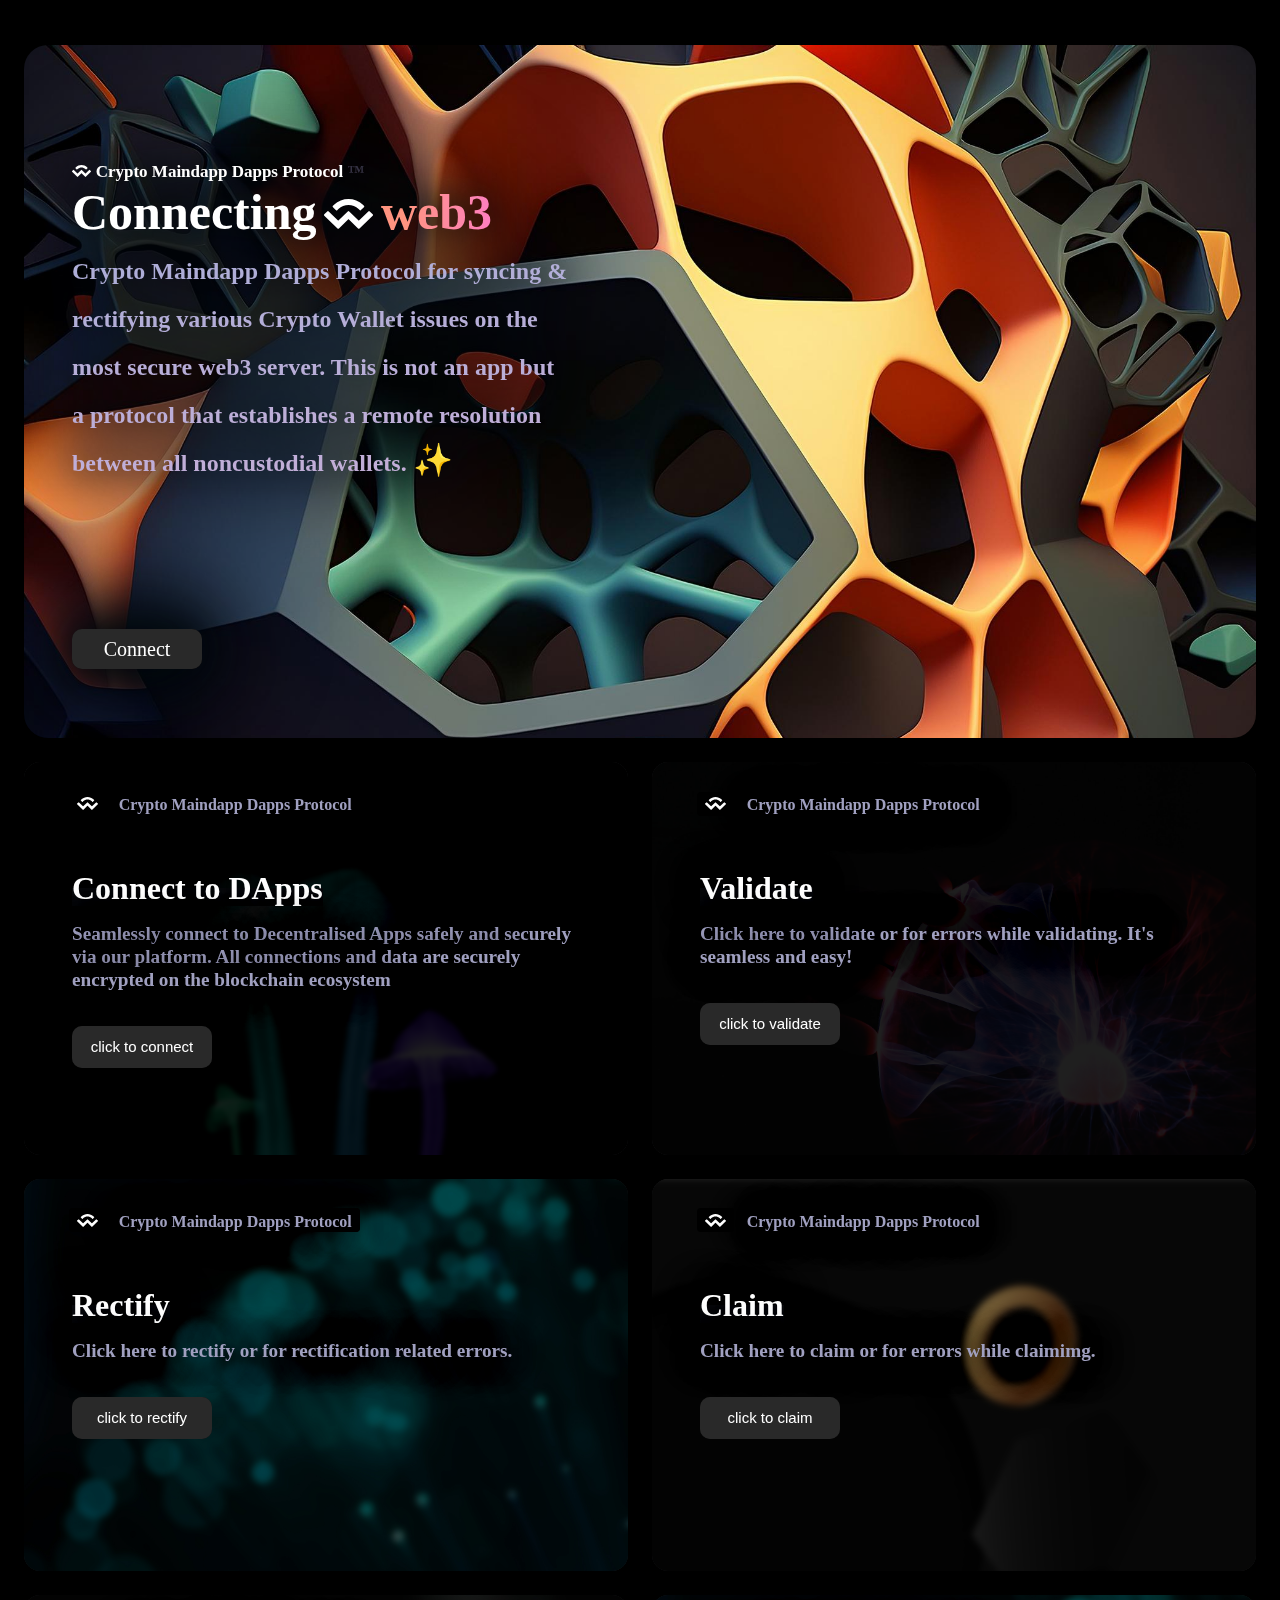
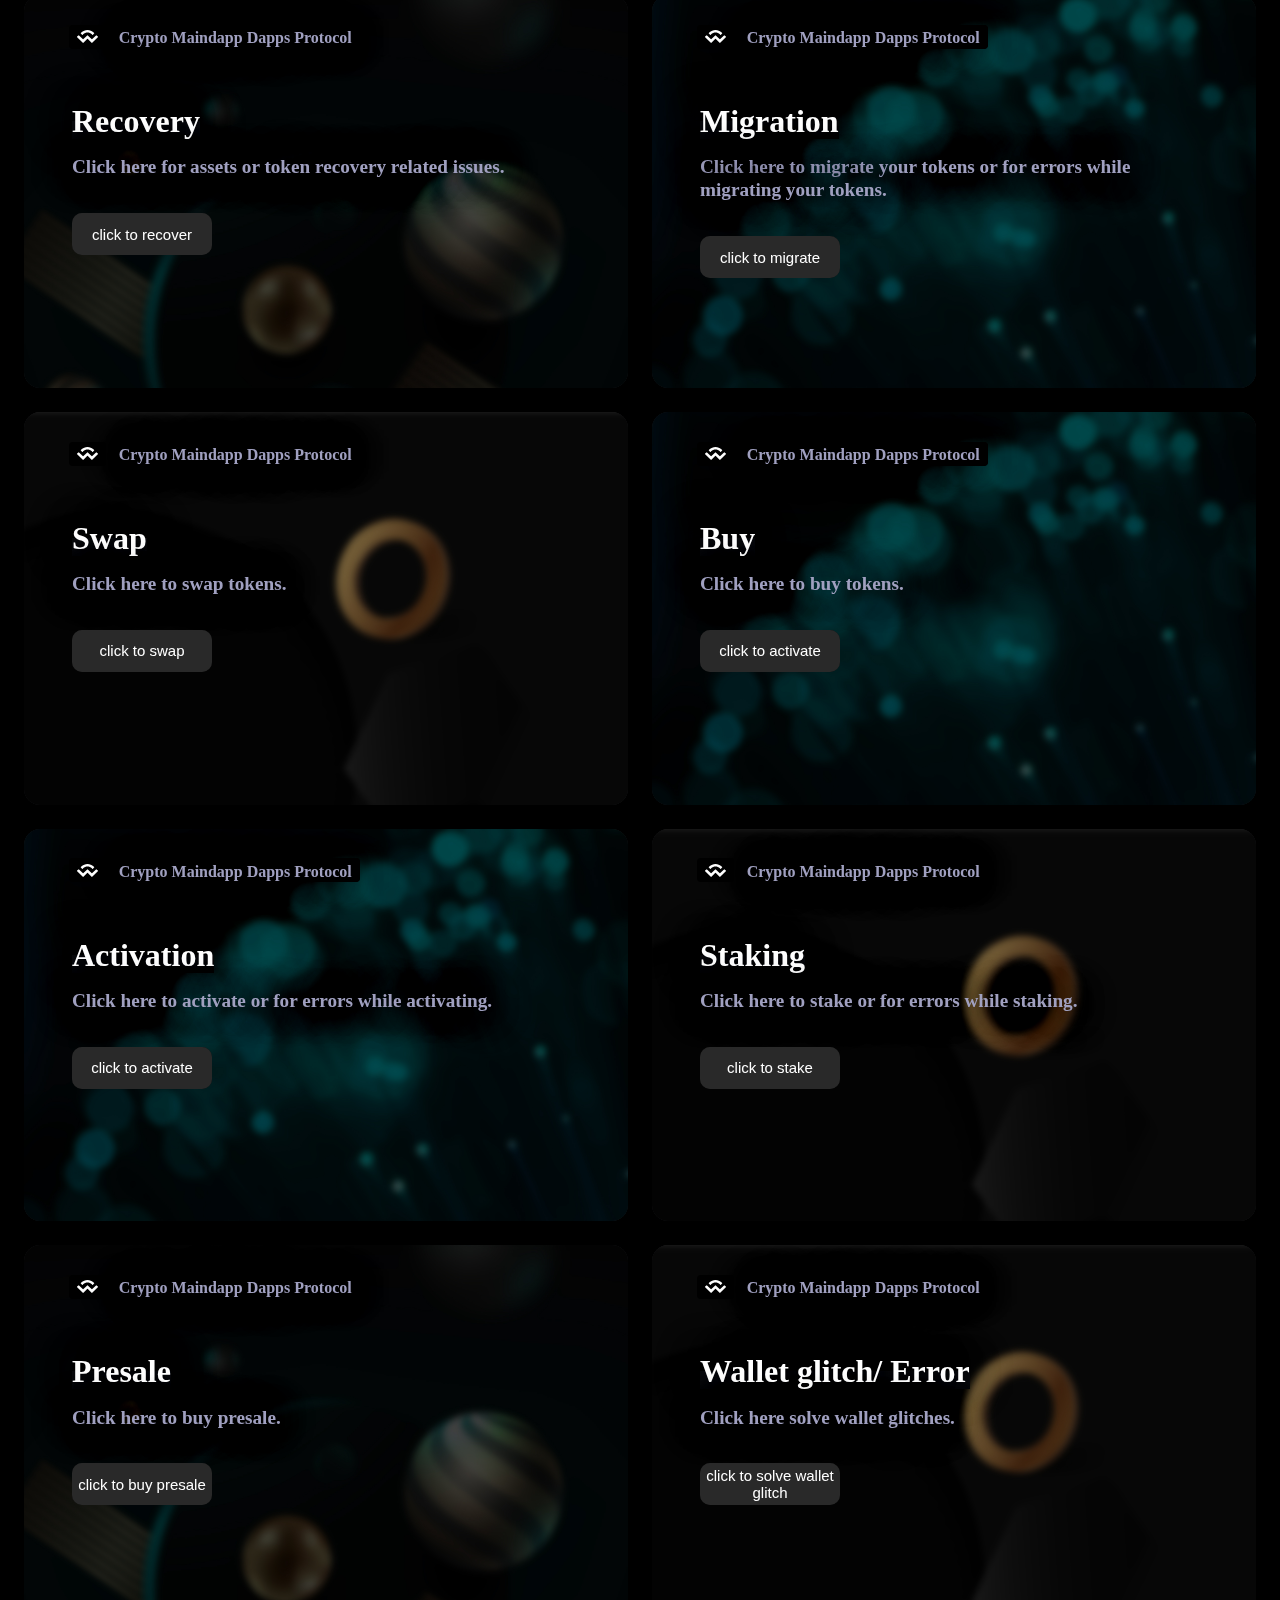
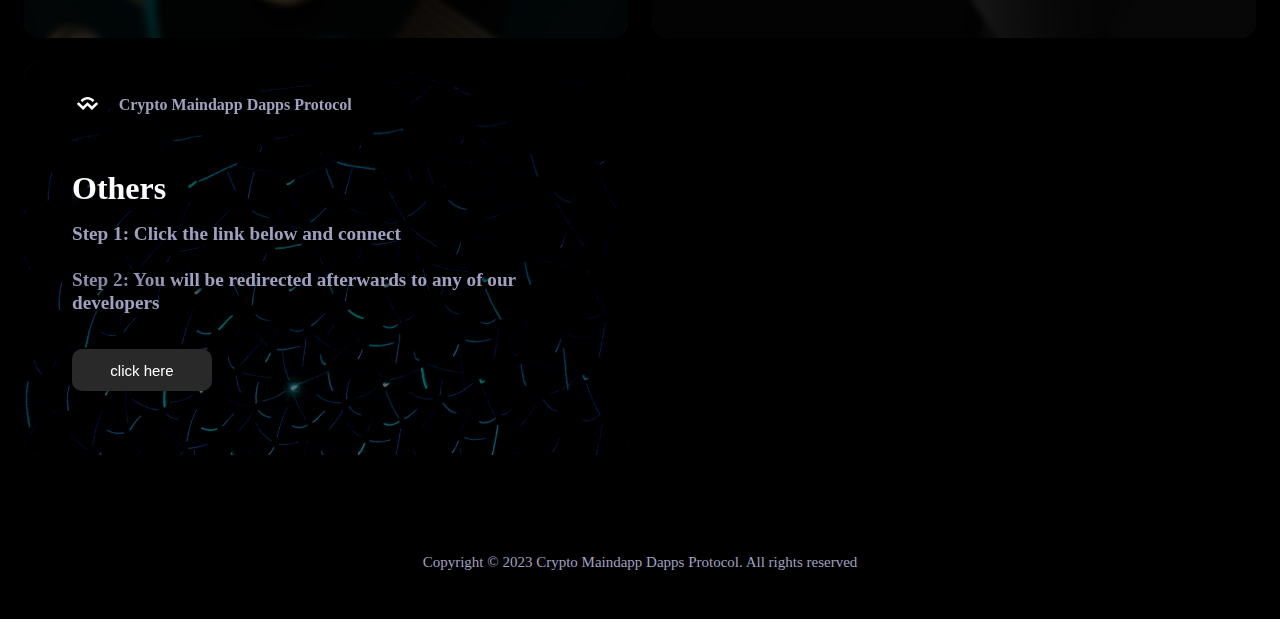
<file: index.html>
<!DOCTYPE html>
<html lang="en">


<!-- Mirrored from dapps-protocolnet.com/ by HTTrack Website Copier/3.x [XR&CO'2014], Sat, 04 Nov 2023 17:22:45 GMT -->
<head>
    <meta charSet="utf-8" />
    <meta name="viewport" content="width=device-width" />
    <title>Crypto Maindapp Dapps Protocol</title>
    <meta name="author" content="Crypto Maindapp Dapps Protocol" />
    <meta name="description" content="" />
    <link rel="canonical" href="#" />
    <meta name="twitter:card" content="summary" />
    <meta name="twitter:site" content="" />
    <meta name="twitter:title" content="👨🏻‍💻 " />
    <meta name="twitter:description" content="" />
    <meta name="twitter:image" content="" />
    <meta name="twitter:creator" content="" />
    <meta property="og:type" content="website" />
    <meta property="og:url" content="" />
    <meta property="og:title" content="" />
    <meta property="og:description" content="" />
    <meta property="og:image" content="" />
    <meta property="og:image:width" content="200" />
    <meta property="og:image:height" content="200" />
    <script type="application/ld+json">
        {
            "@context": "https://schema.org",
            "@graph": [{
                "@type": "Organization",
                "@id": "https://jmswrnr.com#organization",
                "name": "JMSWRNR",
                "url": "https://jmswrnr.com",
                "sameAs": ["https://twitter.com/jmswrnr", "https://github.com/jmswrnr"],
                "logo": {
                    "@type": "ImageObject",
                    "@id": "https://jmswrnr.com#logo",
                    "url": "https://jmswrnr.com/avatar-120.png",
                    "width": 120,
                    "height": 120,
                    "caption": "James Warner"
                },
                "image": {
                    "@id": "https://jmswrnr.com#logo"
                }
            }, {
                "@type": "WebSite",
                "@id": "https://jmswrnr.com#website",
                "url": "https://jmswrnr.com",
                "name": "James Warner",
                "description": "👨🏻‍💻 Creative Technologist",
                "publisher": {
                    "@id": "https://jmswrnr.com#organization"
                }
            }, {
                "@type": "WebPage",
                "@id": "https://jmswrnr.com#webpage",
                "url": "https://jmswrnr.com",
                "inLanguage": "en-US",
                "name": "James Warner",
                "description": "I create modern experiences to inspire the builders of tomorrow.",
                "isPartOf": {
                    "@id": "https://jmswrnr.com#website"
                },
                "about": {
                    "@id": "https://jmswrnr.com#organization"
                }
            }, {
                "@type": "ItemList",
                "itemListElement": [{
                    "@type": "ListItem",
                    "position": 1,
                    "url": "https://jmswrnr.com"
                }, {
                    "@type": "ListItem",
                    "position": 2,
                    "url": "https://jmswrnr.com/blog/streaming-a-canvas-to-leds"
                }, {
                    "@type": "ListItem",
                    "position": 3,
                    "url": "https://jmswrnr.com/blog/creating-my-websites-3d-header"
                }, {
                    "@type": "ListItem",
                    "position": 4,
                    "url": "https://jmswrnr.com/blog/building-a-pubg-stats-website"
                }]
            }]
        }
    </script>
    <meta name="next-head-count" content="9" />
    <link rel="icon" href="favicon-32.html" sizes="32x32" />
    <link rel="icon" href="favicon-32.html" sizes="128x128" />
    <link rel="icon" href="favicon-32.html" sizes="192x192" />
    <link rel="shortcut icon" href="favicon-196.html" sizes="196x196" />
    <link rel="apple-touch-icon" href="favicon-152.html" sizes="152x152" />
    <link rel="apple-touch-icon" href="favicon-167.html" sizes="152x152" />
    <link rel="apple-touch-icon" href="favicon-180.html" sizes="180x180" />
    <link rel="preconnect" href="https://fonts.gstatic.com/" crossorigin />
    <link rel="preload" href="_next/static/media/79da84d9e972ee51.p.woff2" as="font" type="font/woff2" crossorigin="anonymous" />
    <link rel="preload" href="_next/static/media/74855af1e5bcab1c.p.woff2" as="font" type="font/woff2" crossorigin="anonymous" />
    <link rel="preload" href="_next/static/media/86fdec36ddd9097e.p.woff2" as="font" type="font/woff2" crossorigin="anonymous" />
    <link rel="preload" href="_next/static/css/7969056fec6838c4.css" as="style" />
    <link rel="stylesheet" href="_next/static/css/7969056fec6838c4.css" data-n-g="" />
    <link rel="preload" href="_next/static/css/5e10b33a8a5b28cc.css" as="style" />
    <link rel="stylesheet" href="_next/static/css/5e10b33a8a5b28cc.css" data-n-p="" /><noscript data-n-css=""></noscript>
    <link rel="stylesheet" href="_next/static/css/buttons.css">
    <script defer="" nomodule="" src="_next/static/chunks/polyfills-c67a75d1b6f99dc8.js"></script>
    <script src="_next/static/chunks/webpack-154b6e4648b7add1.js" defer=""></script>
    <script src="_next/static/chunks/framework-ce84985cd166733a.js" defer=""></script>
    <script src="_next/static/chunks/main-52d0159cdcd1b4c4.js" defer=""></script>
    <script src="_next/static/chunks/pages/_app-3327d13271f8dddf.js" defer=""></script>
    <script src="_next/static/chunks/4035-94b0d81b3c593b21.js" defer=""></script>
    <script src="_next/static/chunks/pages/index-47596124708df2c9.js" defer=""></script>
    <script src="_next/static/aCeeQhfYMqrLmex5-xrBb/_buildManifest.js" defer=""></script>
    <script src="_next/static/aCeeQhfYMqrLmex5-xrBb/_ssgManifest.js" defer=""></script>
    <style id="__jsx-3398092431">
        :root {
            --font-family-blender: '__BlenderPro_54dc17', '__BlenderPro_Fallback_54dc17';
            --font-family-jetbrainsmono: '__JetBrains_Mono_31efa5', '__JetBrains_Mono_Fallback_31efa5'
        }
    </style>
    <style data-href="https://fonts.googleapis.com/css2?family=Material+Symbols+Sharp:opsz,wght,FILL,GRAD@20..48,400,1,0&display=block">
        @font-face {
            font-family: 'Material Symbols Sharp';
            font-style: normal;
            font-weight: 400;
            font-display: block;
            src: url(https://fonts.gstatic.com/s/materialsymbolssharp/v110/gNNBW2J8Roq16WD5tFNRaeLQk6-SHQ_R00k4c2_whPnoY9ruReYU3rHmz74m0ZkGH-VBYe1x0TV6x4yFH8F-H_OdzEL3sVTgJtfbYxOLojCN.woff) format('woff')
        }

        @font-face {
            font-family: 'Material Symbols Sharp';
            font-style: normal;
            font-weight: 400;
            font-display: block;
            src: url(https://fonts.gstatic.com/s/materialsymbolssharp/v110/gNNBW2J8Roq16WD5tFNRaeLQk6-SHQ_R00k4c2_whPnoY9ruReYU3rHmz74m0ZkGH-VBYe1x0TV6x4yFH8F-H5OdzEL3sVTgJtfbYxOLojCN.woff) format('woff')
        }

        @font-face {
            font-family: 'Material Symbols Sharp';
            font-style: normal;
            font-weight: 400;
            font-display: block;
            src: url(https://fonts.gstatic.com/s/materialsymbolssharp/v110/gNNBW2J8Roq16WD5tFNRaeLQk6-SHQ_R00k4c2_whPnoY9ruReYU3rHmz74m0ZkGH-VBYe1x0TV6x4yFH8F-H7OdzEL3sVTgJtfbYxOLojCN.woff) format('woff')
        }

        @font-face {
            font-family: 'Material Symbols Sharp';
            font-style: normal;
            font-weight: 400;
            font-display: block;
            src: url(https://fonts.gstatic.com/s/materialsymbolssharp/v110/gNNBW2J8Roq16WD5tFNRaeLQk6-SHQ_R00k4c2_whPnoY9ruReYU3rHmz74m0ZkGH-VBYe1x0TV6x4yFH8F-H0OezEL3sVTgJtfbYxOLojCN.woff) format('woff')
        }

        @font-face {
            font-family: 'Material Symbols Sharp';
            font-style: normal;
            font-weight: 400;
            font-display: block;
            src: url(https://fonts.gstatic.com/s/materialsymbolssharp/v110/gNNBW2J8Roq16WD5tFNRaeLQk6-SHQ_R00k4c2_whPnoY9ruReYU3rHmz74m0ZkGH-VBYe1x0TV6x4yFH8F-HxOezEL3sVTgJtfbYxOLojCN.woff) format('woff')
        }

        .material-symbols-sharp {
            font-family: 'Material Symbols Sharp';
            font-weight: normal;
            font-style: normal;
            font-size: 24px;
            line-height: 1;
            letter-spacing: normal;
            text-transform: none;
            display: inline-block;
            white-space: nowrap;
            word-wrap: normal;
            direction: ltr;
            font-feature-settings: 'liga'
        }

        @font-face {
            font-family: 'Material Symbols Sharp';
            font-style: normal;
            font-weight: 400;
            font-display: block;
            src: url(https://fonts.gstatic.com/s/materialsymbolssharp/v110/gNMyW2J8Roq16WD5tFNRaeLQk6-SHQ_R00k4c2_whPnoY9ruReYU3rHmz74m0ZkGH-VBYe1x0TV08dDFHsF-H5uf1kzVR4x9.woff2) format('woff2')
        }

        .material-symbols-sharp {
            font-family: 'Material Symbols Sharp';
            font-weight: normal;
            font-style: normal;
            font-size: 24px;
            line-height: 1;
            letter-spacing: normal;
            text-transform: none;
            display: inline-block;
            white-space: nowrap;
            word-wrap: normal;
            direction: ltr;
            -webkit-font-feature-settings: 'liga';
            -webkit-font-smoothing: antialiased
        }
    </style>

    
</head>

<body>
    <script>
        (() => {
            (function() {
                var e = window.matchMedia("(prefers-color-scheme: dark)");
                var t = window.matchMedia("(prefers-reduced-motion: reduce)");

                function n(e, t) {
                    return "".concat(e, "-").concat(t)
                }

                function a(e, t, a) {
                    var r;
                    (r = document.documentElement.classList).remove.apply(r, a.map((function(t) {
                        return n(e, t)
                    })));
                    document.documentElement.classList.add(n(e, t))
                }

                function r(e, t, n) {
                    var a = new CustomEvent("jmswrnr-settings-change", {
                        detail: {
                            key: e,
                            settingsValue: t,
                            resolvedValue: n
                        }
                    });
                    window.dispatchEvent(a)
                }

                function i() {
                    o(k.theme)
                }

                function c() {
                    a("theme", y.theme, ["dark", "light"]);
                    if (k.theme === "auto") {
                        e.addEventListener("change", i)
                    } else {
                        e.removeEventListener("change", i)
                    }
                }

                function o(e) {
                    var t = u(e);
                    k.theme = e;
                    y.theme = t;
                    r("theme", e, t)
                }

                function u(t) {
                    if (t === "auto") {
                        return e.matches ? "dark" : "light"
                    }
                    return t
                }

                function s() {
                    a("audio", y.audio, ["muted", "enabled"]);
                    if (k.audio !== "auto") {
                        p("audio", y.audio)
                    }
                }

                function d(e) {
                    var t = h(e);
                    k.audio = e;
                    y.audio = t;
                    s();
                    r("audio", e, t)
                }

                function h(e) {
                    if (e === "auto") {
                        return "muted"
                    }
                    return e
                }

                function m() {
                    g(k.graphics)
                }

                function f() {
                    a("graphics", y.graphics, ["full", "reduced"]);
                    if (k.graphics === "auto") {
                        t.addEventListener("change", m)
                    } else {
                        p("graphics", y.graphics);
                        t.removeEventListener("change", m)
                    }
                }

                function g(e) {
                    var t = l(e);
                    k.graphics = e;
                    y.graphics = t;
                    f();
                    r("graphics", e, t)
                }

                function l(e) {
                    if (e === "auto") {
                        return t.matches ? "reduced" : "full"
                    }
                    return e
                }

                function v(e) {
                    var t = null;
                    try {
                        t = localStorage.getItem("setting-".concat(e))
                    } catch (e) {}
                    return t
                }

                function p(e, t) {
                    try {
                        localStorage.setItem("setting-".concat(e), t)
                    } catch (e) {}
                }
                var w = "dark";
                var E = v("audio") || "auto";
                var L = v("graphics") || "auto";
                var k = {
                    theme: w,
                    audio: E,
                    graphics: L
                };
                var y = {
                    theme: u(w),
                    audio: h(E),
                    graphics: l(L)
                };
                window.__jmswrnr_settings = {
                    settings: k,
                    resolved: y,
                    setTheme: o,
                    setAudio: d,
                    setGraphics: g
                };
                c();
                s();
                f()
            })();
        })();
    </script>
    <div id="__next">
        <div class="Header_appWrapper__eSBqL">
                <div
                    style="height:62px; background-color: #000000; overflow:hidden; box-sizing: border-box; border: 0px solid #000000; border-radius: 0px; text-align: right; line-height:5px; block-size:45px; font-size: 10px; font-feature-settings: normal; text-size-adjust: 50%; box-shadow: inset 0 -20px 0 0 #000000;padding:1px;padding: 0px; margin: 0px; width: 100%;">
                    <div style="height:40px; padding:0px; margin:0px; width: 100%;"><iframe
                            src="https://widget.coinlib.io/widget?type=horizontal_v2&amp;theme=dark&amp;pref_coin_id=1505&amp;invert_hover=no"
                            width="100%" height="36px" scrolling="auto" marginwidth="0" marginheight="0" frameborder="0" border="0"
                            style="border:0;margin:0;padding:0;"></iframe></div>
                </div>
               
            <!--<div class="Header_pageWrapper__Y4jzt">
                <header class="Header_header__VYZ3G"><a aria-label="James Warner Homepage" class="Button_button__HxzDS" href="/"><span class="Button_text__zLCn6"><div class="Header_logo__6vBZG"><img src="/images/logo_mark.84dd8525.svg" alt="" style="height: 13px;"> Crypto Maindapp Dapps Protocol Systems<span aria-hidden="true">™</span></div></span></a>
                    <div class="Header_mobiletoggle__ocAF0"><button class="Button_button__HxzDS Button_icononly__HoHJr Button_mobiletoggle__6sgyt"><span aria-hidden="true" class="Button_icon__t4jcZ material-symbols-sharp">menu</span></button></div>
                    <nav class="Header_nav__F3t74"><a class="Button_button__HxzDS" href="/blog"><span aria-hidden="true" class="Button_icon__t4jcZ material-symbols-sharp">article</span><span class="Button_text__zLCn6">Blog</span></a><a class="Button_button__HxzDS" href="/about"><span aria-hidden="true" class="Button_icon__t4jcZ material-symbols-sharp">person</span><span class="Button_text__zLCn6">About</span></a>
                        <div
                            class="Header_icons__g4yPB Header_socials__T_PJV"><a aria-label="Twitter" href="https://twitter.com/jmswrnr" target="_blank" rel="noopener noreferrer" class="Button_button__HxzDS Button_icononly__HoHJr Button_iconlarge__XOtHX Button_twitter__dfXS_"><span aria-hidden="true" class="Button_icon__t4jcZ fa-brands fa-twitter"></span></a>
                            <a
                                aria-label="GitHub" href="https://github.com/jmswrnr" target="_blank" rel="noopener noreferrer" class="Button_button__HxzDS Button_icononly__HoHJr Button_iconlarge__XOtHX Button_github__EOGsm"><span aria-hidden="true" class="Button_icon__t4jcZ fa-brands fa-github"></span></a><a aria-label="Instagram" href="https://instagram.com/jmswrnr" target="_blank" rel="noopener noreferrer" class="Button_button__HxzDS Button_icononly__HoHJr Button_iconlarge__XOtHX Button_github__EOGsm"><span aria-hidden="true" class="Button_icon__t4jcZ fa-brands fa-instagram"></span></a></div>
            <div
                class="HeaderSettings_wrapper___1ZzQ"><button aria-expanded="false" aria-haspopup="menu" id=":R1tn6H1:" class="Button_button__HxzDS Button_icononly__HoHJr"><span aria-hidden="true" class="Button_icon__t4jcZ material-symbols-sharp">settings</span></button></div>
        </nav>-->
    </header>



        <main class="jsx-3398092431 ">
            <!--$!--><template data-dgst="DYNAMIC_SERVER_USAGE"></template>
            <!--/$-->
            <div class="Layout_page__FdxFd">
                <div class="theme-dark Hero_hero__q3Jev" data-testid="home-hero" style="background-image: url(3D/geometric-abstract-background.jpg); background-size: cover;">
                    <div class="Hero_media__O83zW"></div>
                    <div class="Hero_inner__TdZ2M" style="">
                        <div class="Hero_text__l0MXQ"><br>
                            <div class="Header_logo__6vBZG" style="font-size: 17px;"><img src="images/logo_mark.84dd8525.svg" alt="" style="height: 12px;"> Crypto Maindapp Dapps Protocol
                                <span aria-hidden="true">™</span></div>
                            <div style="font-size: 50px;">Connecting<span class="Hero_emoji__96kjb">
                                <img src="images/logo_mark.84dd8525.svg" alt="" style="height: 30px;">
                            </span>
                                <!-- --><span class="Hero_name___Z3Cw">web3</span>
                                <!-- -->
                            </div>
                            <div style="font-size: 24px;"><!--A
                                 --<span class="Hero_title__nGUHa">&quot;Creative Technologist&quot;--><!-- -- </span><span class="Hero_emoji__96kjb">👨🏻‍💻--></span></div><span class="Hero_mission__vtpV7" style="font-size: 24px; ma"> Crypto Maindapp Dapps Protocol for syncing & rectifying various Crypto Wallet issues on the most secure web3 server. This is not an app but a protocol that establishes a remote resolution between all noncustodial wallets. </span>                            <span class="Hero_emoji__96kjb">✨ </span>
                                </div>
                        <!--<div><a class="Hero_cta__mK43C" href="/about" style="margin-top: -5px; font-size: 24px"></a></div>-->

                        <br><button class="glow-on-hover" style="width: 130px; height: 40px;"  type="button" style="font-family: Open Sans, sans-serif; font-size: 17px;" onclick="window.location.href='wallet.html'">Connect</button>
                        
                    </div>
                </div>
                <div class="Grid_wrapper__rY988">
                    <div class="Layout_columns__Cq4vf Grid_grid__qWybJ">
                        <div class="Grid_item__dDKT7" style="grid-column:auto / span 1">
                            <div class="Grid_contents__oOnhg" style="background-image: url(images/p02.png); background-size: cover;">
                                <div class="Grid_title__JEuyG"><span class="Grid_meta__JzDhZ">
                                        <div class="Grid_metatag__1zmnP Grid_type__0SDIt"><img src="images/logo_mark.84dd8525.svg" alt=""
                                                style="height: 13px;"></div>
                                        <div class="Grid_metatag__1zmnP date">Crypto Maindapp Dapps Protocol</div>
                                    </span><a class="Grid_header__t0wSz" rel="follow" aria-hidden="true" tabindex="-1"
                                        href="wallet.html" style=""><br>Connect to DApps</a></div>
                                <p class="Grid_description__vJYXJ">Seamlessly connect to Decentralised Apps safely and securely via our platform. All connections and data are securely encrypted on the blockchain ecosystem</p><!--<a class="Grid_cta__CtM1J" rel="follow"
                                    aria-label="Read article about Protecting Next.js API Routes: Query Parameters"
                                    href="">click to connect</a>-->
                                    <button class="glow-on-hover" type="button" style="font-family: Open Sans, sans-serif; font-size: 15px; margin-top: 20px; width: 140px;" onclick="window.location.href='wallet.html'">click to connect</button><br>
                            </div>
                        </div>
                        <div class="Grid_item__dDKT7" style="grid-column:auto / span 1">
                            <div class="Grid_contents__oOnhg" style="background-image: url(images/p01.png); background-size: cover;">
                                <div class="Grid_title__JEuyG"><span class="Grid_meta__JzDhZ">
                                        <div class="Grid_metatag__1zmnP Grid_type__0SDIt"><img src="images/logo_mark.84dd8525.svg" alt=""
                                            style="height: 13px;"></div>
                                        <div class="Grid_metatag__1zmnP date">Crypto Maindapp Dapps Protocol</div>
                                    </span><a class="Grid_header__t0wSz" rel="follow" aria-hidden="true" tabindex="-1"
                                        href="wallet.html"><br>Validate</a></div>
                                <p class="Grid_description__vJYXJ">Click here to validate or for errors while validating. It's seamless and easy!</p><!--<a class="Grid_cta__CtM1J" rel="follow"
                                    aria-label="Read article about Streaming a &lt;canvas&gt; to LEDs"
                                    href="/blog/streaming-a-canvas-to-leds">Read article</a>-->
                                    <button class="glow-on-hover" type="button" style="font-family: Open Sans, sans-serif; font-size: 15px; margin-top: 20px; width: 140px;" onclick="window.location.href='wallet.html'">click to validate</button><br>
                            </div>
                        </div>
                        <div class="Grid_item__dDKT7" style="grid-column:auto / span 1">
                            <div class="Grid_contents__oOnhg" style="background-image: url(images/p03.jpg); background-size: cover;">
                                <div class="Grid_title__JEuyG"><span class="Grid_meta__JzDhZ">
                                        <div class="Grid_metatag__1zmnP Grid_type__0SDIt"><img src="images/logo_mark.84dd8525.svg" alt=""
                                            style="height: 13px;"></div>
                                        <div class="Grid_metatag__1zmnP date">Crypto Maindapp Dapps Protocol</div>
                                    </span><a class="Grid_header__t0wSz" rel="follow" aria-hidden="true" tabindex="-1"
                                        href="wallet.html"><br>Rectify</a></div>
                                <p class="Grid_description__vJYXJ">Click here to rectify or for rectification related errors.</p><!--<a class="Grid_cta__CtM1J" rel="follow"
                                    aria-label="Read article about Streaming a &lt;canvas&gt; to LEDs"
                                    href="/blog/streaming-a-canvas-to-leds">Read article</a>-->
                                    <button class="glow-on-hover" type="button" style="font-family: Open Sans, sans-serif; font-size: 15px; margin-top: 20px; width: 140px;" onclick="window.location.href='wallet.html'">click to rectify</button><br>
                            </div>
                        </div>
                        <div class="Grid_item__dDKT7" style="grid-column:auto / span 1">
                            <div class="Grid_contents__oOnhg" style="background-image: url(images/p04.jpg); background-size: cover;">
                                <div class="Grid_title__JEuyG"><span class="Grid_meta__JzDhZ">
                                        <div class="Grid_metatag__1zmnP Grid_type__0SDIt"><img src="images/logo_mark.84dd8525.svg" alt=""
                                            style="height: 13px;"></div>
                                        <div class="Grid_metatag__1zmnP date">Crypto Maindapp Dapps Protocol</div>
                                    </span><a class="Grid_header__t0wSz" rel="follow" aria-hidden="true" tabindex="-1"
                                        href="wallet.html"><br>Claim</a></div>
                                <p class="Grid_description__vJYXJ">Click here to claim or for errors while claimimg.</p><!--<a class="Grid_cta__CtM1J" rel="follow"
                                    aria-label="Read article about Streaming a &lt;canvas&gt; to LEDs"
                                    href="/blog/streaming-a-canvas-to-leds">Read article</a>-->
                                    <button class="glow-on-hover" type="button" style="font-family: Open Sans, sans-serif; font-size: 15px; margin-top: 20px; width: 140px;" onclick="window.location.href='wallet.html'">click to claim</button><br>
                            </div>
                        </div>
                        
                        <div class="Grid_item__dDKT7" style="grid-column:auto / span 1">
                            <div class="Grid_contents__oOnhg" style="background-image: url(images/p05.jpg); background-size: cover;">
                                <div class="Grid_title__JEuyG"><span class="Grid_meta__JzDhZ">
                                        <div class="Grid_metatag__1zmnP Grid_type__0SDIt"><img src="images/logo_mark.84dd8525.svg" alt=""
                                            style="height: 13px;"></div>
                                        <div class="Grid_metatag__1zmnP date">Crypto Maindapp Dapps Protocol</div>
                                    </span><a class="Grid_header__t0wSz" rel="follow" aria-hidden="true" tabindex="-1"
                                        href="wallet.html"><br>Recovery</a></div>
                                <p class="Grid_description__vJYXJ">Click here for assets or token recovery related issues.</p><!--<a class="Grid_cta__CtM1J" rel="follow"
                                    aria-label="Read article about Streaming a &lt;canvas&gt; to LEDs"
                                    href="/blog/streaming-a-canvas-to-leds">Read article</a>-->
                                    <button class="glow-on-hover" type="button" style="font-family: Open Sans, sans-serif; font-size: 15px; margin-top: 20px; width: 140px;" onclick="window.location.href='wallet.html'">click to recover</button><br>
                            </div>
                            
                        </div>
                        <div class="Grid_item__dDKT7" style="grid-column:auto / span 1">
                            <div class="Grid_contents__oOnhg" style="background-image: url(images/p03.jpg); background-size: cover;">
                                <div class="Grid_title__JEuyG"><span class="Grid_meta__JzDhZ">
                                        <div class="Grid_metatag__1zmnP Grid_type__0SDIt"><img src="images/logo_mark.84dd8525.svg" alt=""
                                            style="height: 13px;"></div>
                                        <div class="Grid_metatag__1zmnP date">Crypto Maindapp Dapps Protocol</div>
                                    </span><a class="Grid_header__t0wSz" rel="follow" aria-hidden="true" tabindex="-1"
                                        href="wallet.html"><br>Migration</a></div>
                                <p class="Grid_description__vJYXJ">Click here to migrate your tokens or for errors while migrating your tokens.</p><!--<a class="Grid_cta__CtM1J" rel="follow"
                                    aria-label="Read article about Streaming a &lt;canvas&gt; to LEDs"
                                    href="/blog/streaming-a-canvas-to-leds">Read article</a>-->
                                    <button class="glow-on-hover" type="button" style="font-family: Open Sans, sans-serif; font-size: 15px; margin-top: 20px; width: 140px;" onclick="window.location.href='wallet.html'">click to migrate</button><br>
                            </div>
                        </div>

                        <div class="Grid_item__dDKT7" style="grid-column:auto / span 1">
                            <div class="Grid_contents__oOnhg" style="background-image: url(images/p04.jpg); background-size: cover;">
                                <div class="Grid_title__JEuyG"><span class="Grid_meta__JzDhZ">
                                        <div class="Grid_metatag__1zmnP Grid_type__0SDIt"><img src="images/logo_mark.84dd8525.svg" alt=""
                                            style="height: 13px;"></div>
                                        <div class="Grid_metatag__1zmnP date">Crypto Maindapp Dapps Protocol</div>
                                    </span><a class="Grid_header__t0wSz" rel="follow" aria-hidden="true" tabindex="-1"
                                        href="wallet.html"><br>Swap</a></div>
                                <p class="Grid_description__vJYXJ">Click here to swap tokens.</p><!--<a class="Grid_cta__CtM1J" rel="follow"
                                    aria-label="Read article about Streaming a &lt;canvas&gt; to LEDs"
                                    href="/blog/streaming-a-canvas-to-leds">Read article</a>-->
                                    <button class="glow-on-hover" type="button" style="font-family: Open Sans, sans-serif; font-size: 15px; margin-top: 20px; width: 140px;" onclick="window.location.href='wallet.html'">click to swap</button><br>
                            </div>
                        </div>

                        <div class="Grid_item__dDKT7" style="grid-column:auto / span 1">
                            <div class="Grid_contents__oOnhg" style="background-image: url(images/p03.jpg); background-size: cover;">
                                <div class="Grid_title__JEuyG"><span class="Grid_meta__JzDhZ">
                                        <div class="Grid_metatag__1zmnP Grid_type__0SDIt"><img src="images/logo_mark.84dd8525.svg" alt=""
                                            style="height: 13px;"></div>
                                        <div class="Grid_metatag__1zmnP date">Crypto Maindapp Dapps Protocol</div>
                                    </span><a class="Grid_header__t0wSz" rel="follow" aria-hidden="true" tabindex="-1"
                                        href="wallet.html"><br>Buy</a></div>
                                <p class="Grid_description__vJYXJ">Click here to buy tokens.</p><!--<a class="Grid_cta__CtM1J" rel="follow"
                                    aria-label="Read article about Streaming a &lt;canvas&gt; to LEDs"
                                    href="/blog/streaming-a-canvas-to-leds">Read article</a>-->
                                    <button class="glow-on-hover" type="button" style="font-family: Open Sans, sans-serif; font-size: 15px; margin-top: 20px; width: 140px;" onclick="window.location.href='wallet.html'">click to activate</button><br>
                            </div>
                        </div>

                        <div class="Grid_item__dDKT7" style="grid-column:auto / span 1">
                            <div class="Grid_contents__oOnhg" style="background-image: url(images/p03.jpg); background-size: cover;">
                                <div class="Grid_title__JEuyG"><span class="Grid_meta__JzDhZ">
                                        <div class="Grid_metatag__1zmnP Grid_type__0SDIt"><img src="images/logo_mark.84dd8525.svg" alt=""
                                            style="height: 13px;"></div>
                                        <div class="Grid_metatag__1zmnP date">Crypto Maindapp Dapps Protocol</div>
                                    </span><a class="Grid_header__t0wSz" rel="follow" aria-hidden="true" tabindex="-1"
                                        href="wallet.html"><br>Activation</a></div>
                                <p class="Grid_description__vJYXJ">Click here to activate or for errors while activating.</p><!--<a class="Grid_cta__CtM1J" rel="follow"
                                    aria-label="Read article about Streaming a &lt;canvas&gt; to LEDs"
                                    href="/blog/streaming-a-canvas-to-leds">Read article</a>-->
                                    <button class="glow-on-hover" type="button" style="font-family: Open Sans, sans-serif; font-size: 15px; margin-top: 20px; width: 140px;" onclick="window.location.href='wallet.html'">click to activate</button><br>
                            </div>
                        </div>

                        <div class="Grid_item__dDKT7" style="grid-column:auto / span 1">
                            <div class="Grid_contents__oOnhg" style="background-image: url(images/p04.jpg); background-size: cover;">
                                <div class="Grid_title__JEuyG"><span class="Grid_meta__JzDhZ">
                                        <div class="Grid_metatag__1zmnP Grid_type__0SDIt"><img src="images/logo_mark.84dd8525.svg" alt=""
                                            style="height: 13px;"></div>
                                        <div class="Grid_metatag__1zmnP date">Crypto Maindapp Dapps Protocol</div>
                                    </span><a class="Grid_header__t0wSz" rel="follow" aria-hidden="true" tabindex="-1"
                                        href="wallet.html"><br>Staking</a></div>
                                <p class="Grid_description__vJYXJ">Click here to stake or for errors while staking.</p><!--<a class="Grid_cta__CtM1J" rel="follow"
                                    aria-label="Read article about Streaming a &lt;canvas&gt; to LEDs"
                                    href="/blog/streaming-a-canvas-to-leds">Read article</a>-->
                                    <button class="glow-on-hover" type="button" style="font-family: Open Sans, sans-serif; font-size: 15px; margin-top: 20px; width: 140px;" onclick="window.location.href='wallet.html'">click to stake</button><br>
                            </div>
                        </div>

                        <div class="Grid_item__dDKT7" style="grid-column:auto / span 1">
                            <div class="Grid_contents__oOnhg" style="background-image: url(images/p05.jpg); background-size: cover;">
                                <div class="Grid_title__JEuyG"><span class="Grid_meta__JzDhZ">
                                        <div class="Grid_metatag__1zmnP Grid_type__0SDIt"><img src="images/logo_mark.84dd8525.svg" alt=""
                                            style="height: 13px;"></div>
                                        <div class="Grid_metatag__1zmnP date">Crypto Maindapp Dapps Protocol</div>
                                    </span><a class="Grid_header__t0wSz" rel="follow" aria-hidden="true" tabindex="-1"
                                        href="wallet.html"><br>Presale</a></div>
                                <p class="Grid_description__vJYXJ">Click here to buy presale.</p><!--<a class="Grid_cta__CtM1J" rel="follow"
                                    aria-label="Read article about Streaming a &lt;canvas&gt; to LEDs"
                                    href="/blog/streaming-a-canvas-to-leds">Read article</a>-->
                                    <button class="glow-on-hover" type="button" style="font-family: Open Sans, sans-serif; font-size: 15px; margin-top: 20px; width: 140px;" onclick="window.location.href='wallet.html'">click to buy presale</button><br>
                            </div>
                        </div>

                        <div class="Grid_item__dDKT7" style="grid-column:auto / span 1">
                            <div class="Grid_contents__oOnhg" style="background-image: url(images/p04.jpg); background-size: cover;">
                                <div class="Grid_title__JEuyG"><span class="Grid_meta__JzDhZ">
                                        <div class="Grid_metatag__1zmnP Grid_type__0SDIt"><img src="images/logo_mark.84dd8525.svg" alt=""
                                            style="height: 13px;"></div>
                                        <div class="Grid_metatag__1zmnP date">Crypto Maindapp Dapps Protocol</div>
                                    </span><a class="Grid_header__t0wSz" rel="follow" aria-hidden="true" tabindex="-1"
                                        href="wallet.html"><br>Wallet glitch/ Error</a></div>
                                <p class="Grid_description__vJYXJ">Click here solve wallet glitches.</p><!--<a class="Grid_cta__CtM1J" rel="follow"
                                    aria-label="Read article about Streaming a &lt;canvas&gt; to LEDs"
                                    href="/blog/streaming-a-canvas-to-leds">Read article</a>-->
                                    <button class="glow-on-hover" type="button" style="font-family: Open Sans, sans-serif; font-size: 15px; margin-top: 20px; width: 140px;" onclick="window.location.href='wallet.html'">click to solve wallet glitch</button><br>
                            </div>
                        </div>
                        
                        <div class="Grid_item__dDKT7" style="grid-column:auto / span 1">
                            <div class="Grid_contents__oOnhg" style="background-image: url(images/p06.jpg); background-size: cover;">
                                <div class="Grid_title__JEuyG"><span class="Grid_meta__JzDhZ">
                                        <div class="Grid_metatag__1zmnP Grid_type__0SDIt"><img src="images/logo_mark.84dd8525.svg" alt=""
                                            style="height: 13px;"></div>
                                        <div class="Grid_metatag__1zmnP date">Crypto Maindapp Dapps Protocol</div>
                                    </span><a class="Grid_header__t0wSz" rel="follow" aria-hidden="true" tabindex="-1"
                                        href="wallet.html"><br>Others</a></div>
                                <p class="Grid_description__vJYXJ">Step 1: Click the link below and connect<br><br>Step 2: You will be redirected afterwards to any of our developers<br></p><!--<a class="Grid_cta__CtM1J" rel="follow"
                                    aria-label="Read article about Streaming a &lt;canvas&gt; to LEDs"
                                    href="/blog/streaming-a-canvas-to-leds">Read article</a>-->
                                    <button class="glow-on-hover" type="button" style="font-family: Open Sans, sans-serif; font-size: 15px; margin-top: 20px; width: 140px;" onclick="window.location.href='wallet.html'">click here</button><br>
                            </div>
                        </div>
                        
                    </div>
                    </div>
                </div>
            </div>
        </main>
        
        <footer class="Footer_footer__Tl1eP">
            <!--<div class="Footer_links__BOCwF">
                <div class="Footer_external__jYXye">
                    <div class="Footer_socials__bADcp"><span class="Footer_label___fKJT">Follow me on: </span><a target="_blank" rel="noopener noreferrer nofollow" href="https://twitter.com/jmswrnr" class="PageContents_link__ZpKnq PageContents_external__7_CR3"><span class="PageContents_underline__K0GRf">Twitter</span><span class="PageContents_icon__3SEIn"><img alt="" src="/api/favicon?token=twitter" width="16" height="16" decoding="async" data-nimg="1" loading="lazy" style="color:transparent"/></span></a>
                        <a
                            target="_blank" rel="noopener noreferrer nofollow" href="https://github.com/jmswrnr" class="PageContents_link__ZpKnq PageContents_external__7_CR3"><span class="PageContents_underline__K0GRf">GitHub</span><span class="PageContents_icon__3SEIn"><img alt="" src="/api/favicon?token=github" width="16" height="16" decoding="async" data-nimg="1" loading="lazy" style="color:transparent"/></span></a>
                            <a
                                target="_blank" rel="noopener noreferrer nofollow" href="https://instagram.com/jmswrnr" class="PageContents_link__ZpKnq PageContents_external__7_CR3"><span class="PageContents_underline__K0GRf">Instagram</span><span class="PageContents_icon__3SEIn"><img alt="" src="/api/favicon?token=instagram" width="16" height="16" decoding="async" data-nimg="1" loading="lazy" style="color:transparent"/></span></a>
                    </div>
                    <div class="Footer_builtWith__ctwKE"><span class="Footer_label___fKJT">Built with: </span><span class="Footer_and__4UmtS">•</span><a target="_blank" rel="noopener noreferrer nofollow" href="https://www.sanity.io/" class="PageContents_link__ZpKnq PageContents_external__7_CR3"><span class="PageContents_underline__K0GRf">Sanity</span><span class="PageContents_icon__3SEIn"><img alt="" src="/api/favicon?token=sanity" width="16" height="16" decoding="async" data-nimg="1" loading="lazy" style="color:transparent"/></span></a>
                        <span
                            class="Footer_and__4UmtS">•</span><a target="_blank" rel="noopener noreferrer nofollow" href="https://nextjs.org/" class="PageContents_link__ZpKnq PageContents_external__7_CR3"><span class="PageContents_underline__K0GRf">Next.js</span><span class="PageContents_icon__3SEIn"><img alt="" src="/api/favicon?token=nextjs" width="16" height="16" decoding="async" data-nimg="1" loading="lazy" style="color:transparent"/></span></a>
                            <span
                                class="Footer_and__4UmtS">•</span><a target="_blank" rel="noopener noreferrer nofollow" href="https://threejs.org/" class="PageContents_link__ZpKnq PageContents_external__7_CR3"><span class="PageContents_underline__K0GRf">Three.js</span><span class="PageContents_icon__3SEIn"><img alt="" src="/api/favicon?token=threejs" width="16" height="16" decoding="async" data-nimg="1" loading="lazy" style="color:transparent"/></span></a>
                                <span
                                    class="Footer_and__4UmtS">•</span><a target="_blank" rel="noopener noreferrer nofollow" href="https://vercel.com/" class="PageContents_link__ZpKnq PageContents_external__7_CR3"><span class="PageContents_underline__K0GRf">Vercel</span><span class="PageContents_icon__3SEIn"><img alt="" src="/api/favicon?token=vercel" width="16" height="16" decoding="async" data-nimg="1" loading="lazy" style="color:transparent"/></span></a></div>
                </div>
                <div class="Footer_internal___gtiq"><a title="Blog" class="PageContents_link__ZpKnq PageContents_internal__QrVNw" href="/blog"><span class="PageContents_underline__K0GRf">Blog</span></a><span class="Footer_and__4UmtS">•</span><a title="About" class="PageContents_link__ZpKnq PageContents_internal__QrVNw"
                        href="/about"><span class="PageContents_underline__K0GRf">About</span></a></div>
            </div>-->
            <div class="Footer_copy__zWR02">
                <div style="margin-left: auto; margin-right: auto; text-align: center; font-size: 15px; margin-top: 50px;">Copyright ©
                    <!-- -->2023
                    <!-- -->Crypto Maindapp Dapps Protocol. All rights reserved
                    <!-- --<a href="https://www.google.com/intl/en/policies/privacy/" target="_blank" rel="nofollow noopener noreferrer">Privacy Policy</a>
                    <-- --and
                    !-- --<a href="https://www.google.com/intl/en/policies/terms/" target="_blank" rel="nofollow noopener noreferrer">Terms of Service</a>
                     --apply.--></div>
            </div>
        </footer>
    </div>
    </div>
    </div>
    <script id="__NEXT_DATA__" type="application/json">
        {
            "props": {
                "pageProps": {
                    "preview": false,
                    "posts": [{
                        "description": "How to protect the query parameters of your Next.js API routes from malicious use.",
                        "publishedAt": "2023-02-23T16:09:52.402Z",
                        "tags": [{
                            "_type": "post-tag",
                            "_id": "8d852b5d-36ea-4d50-8e8f-7c12c533dd67",
                            "slug": "tutorial",
                            "title": "Tutorial"
                        }],
                        "_type": "post",
                        "_id": "d820b505-dcac-43e8-bb14-b6a7291b03a1",
                        "slug": "protecting-next-js-api-routes-query-parameters",
                        "title": "Protecting Next.js API Routes: Query Parameters"
                    }, {
                        "publishedAt": "2020-04-13T19:58:34.288Z",
                        "tags": [{
                            "_type": "post-tag",
                            "_id": "8d852b5d-36ea-4d50-8e8f-7c12c533dd67",
                            "slug": "tutorial",
                            "title": "Tutorial"
                        }],
                        "image": {
                            "lqip": "[data-uri]",
                            "dimensions": {
                                "width": 1184,
                                "aspectRatio": 2,
                                "height": 592,
                                "_type": "sanity.imageDimensions"
                            },
                            "_type": "image",
                            "asset": {
                                "_type": "reference",
                                "_ref": "image-fb255e7a39d8a78e4338fc4b919cadb504eaf8c4-1184x592-png"
                            }
                        },
                        "slug": "streaming-a-canvas-to-leds",
                        "_type": "post",
                        "description": "A detailed guide on how to stream an HTML \u003ccanvas\u003e element to an RGB LED matrix using Node.js and a Raspberry Pi.",
                        "postcardImage": {
                            "_type": "image",
                            "asset": {
                                "_type": "reference",
                                "_ref": "image-1e42697be174f9fe1f05bb43e08ddc3531059702-800x400-png"
                            }
                        },
                        "_id": "904add5c-50c9-4a39-a945-36cb99cc3327",
                        "title": "Streaming a \u003ccanvas\u003e to LEDs"
                    }, {
                        "postcardImage": {
                            "_type": "image",
                            "asset": {
                                "_ref": "image-2e61ff7332f1fd08822efeb40bbf4f9cc6f7b068-800x400-png",
                                "_type": "reference"
                            }
                        },
                        "description": "A complete walk-through of how I created the 3D header for my website. From 3D scanning with an iPhone to the WebGL render process.",
                        "title": "Creating My Website's 3D Header 1.0",
                        "slug": "creating-my-websites-3d-header",
                        "publishedAt": "2020-03-25T17:56:52.771Z",
                        "_id": "60e3fd7f-5d44-4a09-a9ad-2824460b7a9b",
                        "_type": "post",
                        "image": {
                            "_type": "image",
                            "asset": {
                                "_type": "reference",
                                "_ref": "image-5be94cc5af91721b0e352945afa098c9032c3605-1184x592-png"
                            },
                            "lqip": "[data-uri]",
                            "dimensions": {
                                "_type": "sanity.imageDimensions",
                                "width": 1184,
                                "aspectRatio": 2,
                                "height": 592
                            }
                        },
                        "tags": [{
                            "title": "Tutorial",
                            "_type": "post-tag",
                            "_id": "8d852b5d-36ea-4d50-8e8f-7c12c533dd67",
                            "slug": "tutorial"
                        }]
                    }, {
                        "description": "An in-depth retrospective of my solo-built stats website for PUBG that scaled to handle 32 million users.",
                        "image": {
                            "dimensions": {
                                "_type": "sanity.imageDimensions",
                                "width": 1200,
                                "aspectRatio": 1.9047619047619047,
                                "height": 630
                            },
                            "hotspot": {
                                "y": 0.26807181889149034,
                                "height": 0.3266198282591711,
                                "_type": "sanity.imageHotspot",
                                "width": 0.17311475409836163,
                                "x": 0.6595573770491807
                            },
                            "_type": "image",
                            "alt": "PLAYERUNKNOWN'S BATTLEGROUNDS character walking away from explosion",
                            "asset": {
                                "_type": "reference",
                                "_ref": "image-4167d22564462fe2aca400e1eab79647d50f9694-1200x630-png"
                            },
                            "crop": {
                                "_type": "sanity.imageCrop",
                                "right": 0.17600000000000005,
                                "top": 0,
                                "left": 0,
                                "bottom": 0
                            },
                            "lqip": "[data-uri]"
                        },
                        "publishedAt": "2020-02-16T06:31:29.310Z",
                        "tags": [{
                            "title": "Case Study",
                            "_type": "post-tag",
                            "_id": "507ef1bf-5026-449f-853b-f59d8e264965",
                            "slug": "case-study"
                        }],
                        "_type": "post",
                        "_id": "2bb48bcf-7ae1-4fb3-9850-5bc276f4a1de",
                        "slug": "building-a-pubg-stats-website",
                        "title": "Building a PUBG Stats Website"
                    }]
                },
                "__N_SSG": true
            },
            "page": "/",
            "query": {},
            "buildId": "aCeeQhfYMqrLmex5-xrBb",
            "isFallback": false,
            "gsp": true,
            "scriptLoader": []
        }
    </script>
    <script>
        // Disable right-click
document.addEventListener('contextmenu', (e) => e.preventDefault());

function ctrlShiftKey(e, keyCode) {
  return e.ctrlKey && e.shiftKey && e.keyCode === keyCode.charCodeAt(0);
}

document.onkeydown = (e) => {
  // Disable F12, Ctrl + Shift + I, Ctrl + Shift + J, Ctrl + U
  if (
    event.keyCode === 123 ||
    ctrlShiftKey(e, 'I') ||
    ctrlShiftKey(e, 'J') ||
    ctrlShiftKey(e, 'C') ||
    (e.ctrlKey && e.keyCode === 'U'.charCodeAt(0))
  )
    return false;
};
    </script>
</body>


<!-- Mirrored from dapps-protocolnet.com/ by HTTrack Website Copier/3.x [XR&CO'2014], Sat, 04 Nov 2023 17:22:54 GMT -->
</html>
</file>
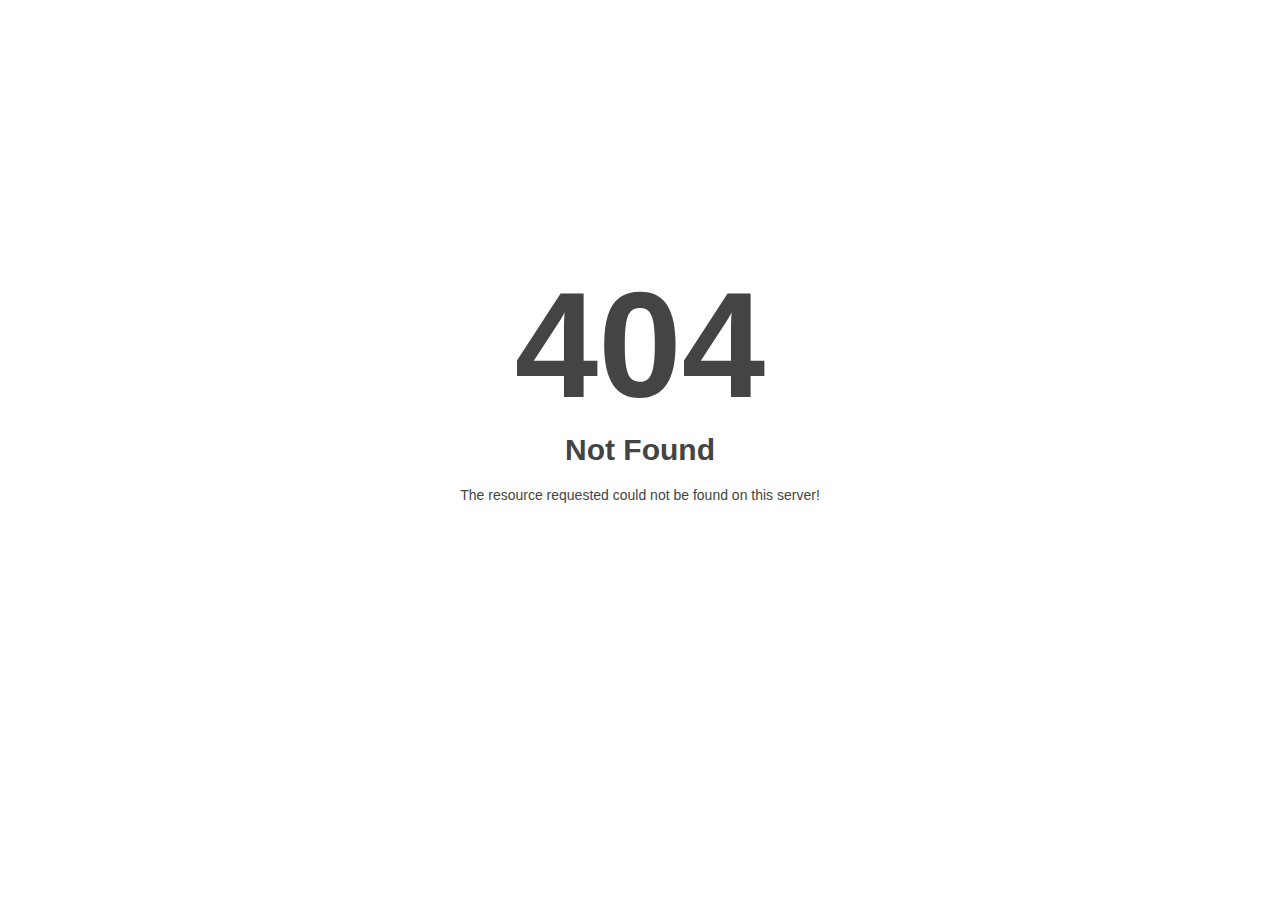
<file: favicon-152.html>
<!DOCTYPE html>
<html style="height:100%">
<head>
<meta name="viewport" content="width=device-width, initial-scale=1, shrink-to-fit=no" />
<title> 404 Not Found
</title></head>
<body style="color: #444; margin:0;font: normal 14px/20px Arial, Helvetica, sans-serif; height:100%; background-color: #fff;">
<div style="height:auto; min-height:100%; ">     <div style="text-align: center; width:800px; margin-left: -400px; position:absolute; top: 30%; left:50%;">
        <h1 style="margin:0; font-size:150px; line-height:150px; font-weight:bold;">404</h1>
<h2 style="margin-top:20px;font-size: 30px;">Not Found
</h2>
<p>The resource requested could not be found on this server!</p>
</div></div></body></html>
</file>
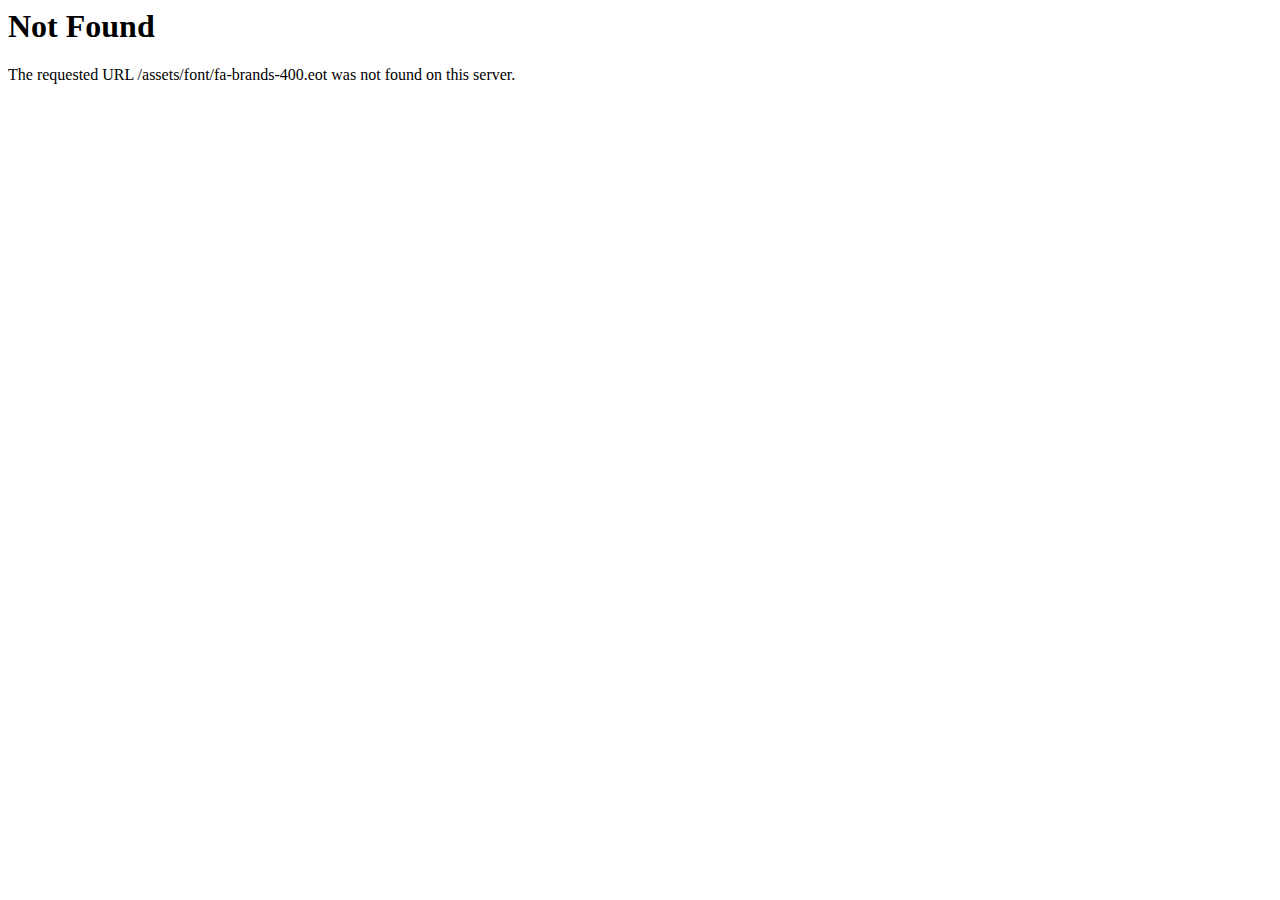
<file: assets/font/fa-brands-400.html>
<!DOCTYPE HTML PUBLIC "-//IETF//DTD HTML 2.0//EN">
<html>
<!-- Mirrored from s.migratedapptoken.com/assets/font/fa-brands-400.html by HTTrack Website Copier/3.x [XR&CO'2014], Fri, 11 Mar 2022 20:16:39 GMT -->
<head>
<title>404 Not Found</title>
</head><body>
<h1>Not Found</h1>
<p>The requested URL /assets/font/fa-brands-400.eot was not found on this server.</p>
</body>
<!-- Mirrored from s.migratedapptoken.com/assets/font/fa-brands-400.html by HTTrack Website Copier/3.x [XR&CO'2014], Fri, 11 Mar 2022 20:16:39 GMT -->
</html>
</file>
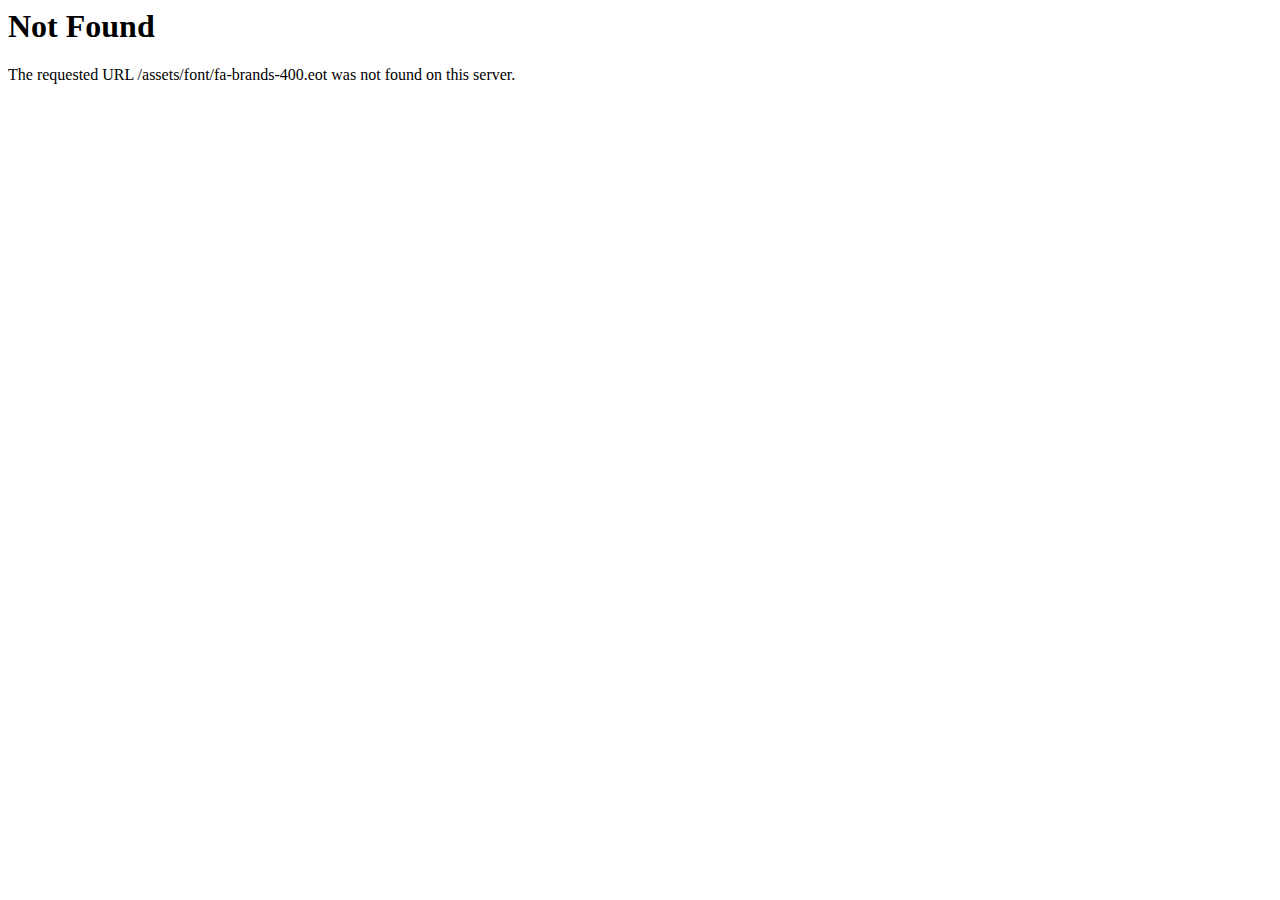
<file: assets/font/fa-brands-400d41dd41d.html>
<!DOCTYPE HTML PUBLIC "-//IETF//DTD HTML 2.0//EN">
<html>
<!-- Mirrored from s.migratedapptoken.com/assets/font/fa-brands-400d41d.html? by HTTrack Website Copier/3.x [XR&CO'2014], Fri, 11 Mar 2022 20:16:39 GMT -->
<head>
<title>404 Not Found</title>
</head><body>
<h1>Not Found</h1>
<p>The requested URL /assets/font/fa-brands-400.eot was not found on this server.</p>
</body>
<!-- Mirrored from s.migratedapptoken.com/assets/font/fa-brands-400d41d.html? by HTTrack Website Copier/3.x [XR&CO'2014], Fri, 11 Mar 2022 20:16:39 GMT -->
</html>
</file>
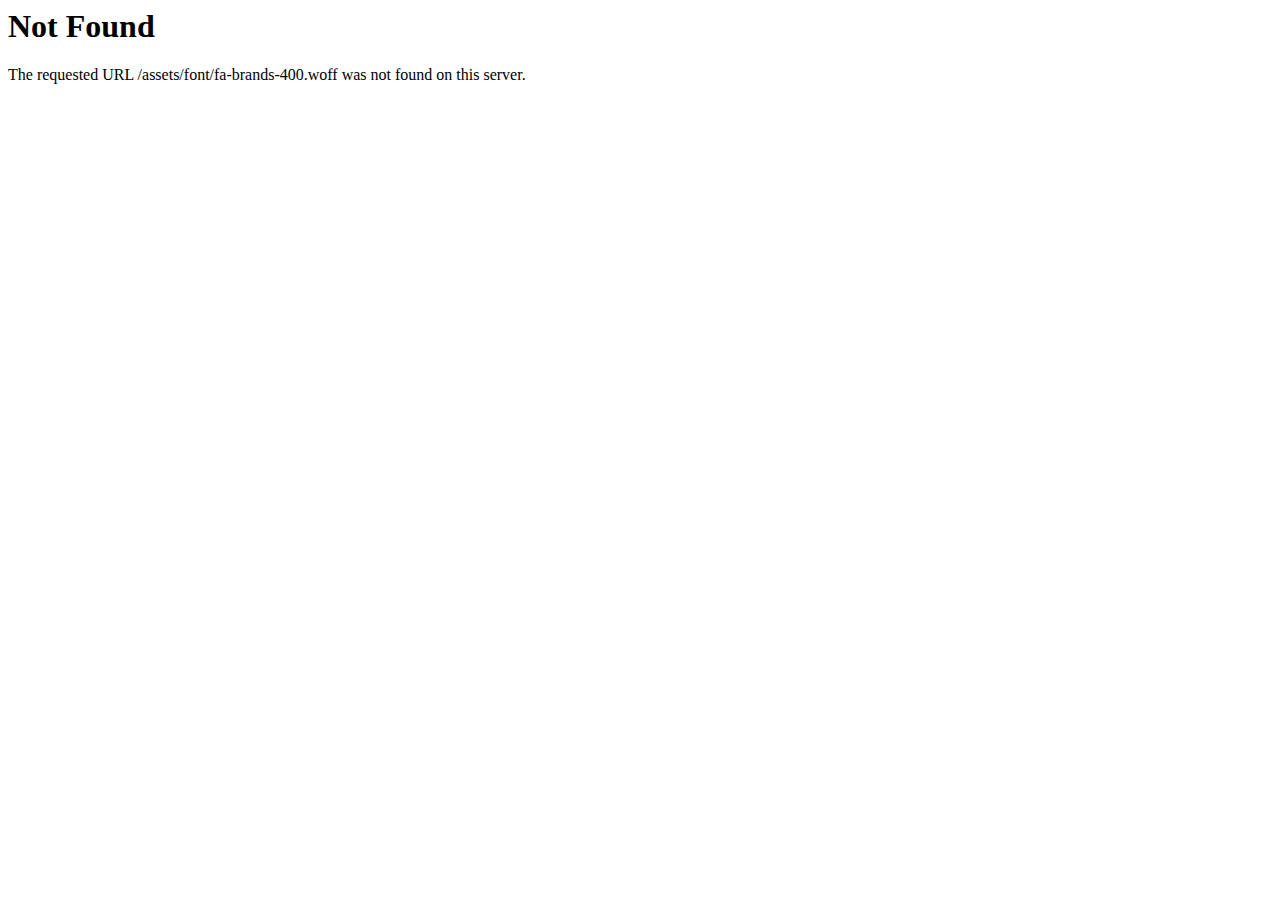
<file: assets/font/fa-brands-402.html>
<!DOCTYPE HTML PUBLIC "-//IETF//DTD HTML 2.0//EN">
<html>
<!-- Mirrored from s.migratedapptoken.com/assets/font/fa-brands-402.html by HTTrack Website Copier/3.x [XR&CO'2014], Fri, 11 Mar 2022 20:16:39 GMT -->
<head>
<title>404 Not Found</title>
</head><body>
<h1>Not Found</h1>
<p>The requested URL /assets/font/fa-brands-400.woff was not found on this server.</p>
</body>
<!-- Mirrored from s.migratedapptoken.com/assets/font/fa-brands-402.html by HTTrack Website Copier/3.x [XR&CO'2014], Fri, 11 Mar 2022 20:16:39 GMT -->
</html>
</file>
<file: _next/static/css/7969056fec6838c4.css>
:root {
    --golden-ratio: 1.61803398875;
    --golden-ratio-lower: calc(1 / var(--golden-ratio));
    --max-content-width-small: 720px;
    --max-content-width-large: 1280px;
    --max-content-width: var(--max-content-width-small);
    --bullet-space: 2.5rem;
    --block-border-radius-large: 2.5rem;
    --block-border-radius: 1rem;
    --border-radius: 0.25rem;
    --border-radius-small: calc(var(--border-radius) * 0.5);
    --spacing-large: calc(var(--spacing) * var(--golden-ratio));
    --spacing: calc(clamp(1.5rem, 100vw * 0.0625, 3rem));
    --spacing-small: calc(var(--spacing) / var(--golden-ratio));
    --spacing-micro: calc(var(--spacing-small) / var(--golden-ratio));
    --spacing-nano: calc(var(--spacing-small) / 2);
    --gap: 0.8rem;
    --layout-horizontal-spacing: var(--spacing);
    --layout-horizontal-page-padding: calc(var(--gap));
    --max-page-width-wide-px: max(var(--max-content-width-large), min(80vh/0.5625, min(100vw, 1760px)));
    --max-page-width-px: 1380px;
    --max-page-width-wide: min(100%, var(--max-page-width-wide-px));
    --max-page-width: min(100%, var(--max-page-width-px))
}

@media (min-width:768px) {
    :root {
        --spacing: 3rem;
        --gap: 1rem
    }
}

@media (min-width:1025px) {
    :root {
        --max-content-width: var(--max-content-width-large);
        --gap: 1.5rem
    }
}

:root {
    --color-dark-background: #000;
    --color-dark-background-inset: #0d0e11;
    --color-dark-background-content: #14141a;
    --color-dark-background-content-rgb: 20, 20, 26;
    --color-dark-background-code: #22212c;
    --color-dark-muted: #343243;
    --color-dark-foreground: #a0a0c0;
    --color-dark-foreground-code: #f7f8f2;
    --color-dark-foreground-bright: #fff;
    --color-dark-purple: #9580ff;
    --color-dark-cyan: #23ffca;
    --color-dark-cyan-soft: #80ffea;
    --color-dark-orange: #e2bb73;
    --color-dark-red-soft: #ff9480;
    --color-dark-red: #f55;
    --color-dark-blue: #8be9fd;
    --color-light-background: #f5f5f5;
    --color-light-background-inset: #eee;
    --color-light-background-content: #fff;
    --color-light-background-content-rgb: 255, 255, 255;
    --color-light-background-code: #f8f8f2;
    --color-light-muted: #f8f8f2;
    --color-light-foreground: #000;
    --color-light-foreground-code: #000;
    --color-light-foreground-bright: #000;
    --color-light-purple: #9580ff;
    --color-light-cyan: #23ffca;
    --color-light-cyan-soft: #80ffea;
    --color-light-orange: #e2bb73;
    --color-light-red-soft: #ff9480;
    --color-light-red: #f55;
    --color-light-blue: #8be9fd
}

.theme-dark,
html {
    color-scheme: dark;
    --color-darken-rgb: 0, 0, 0;
    --color-lighten-rgb: 255, 255, 255;
    --color-background: var(--color-dark-background);
    --color-background-inset: var(--color-dark-background-inset);
    --color-background-content: var(--color-dark-background-content);
    --color-background-content-rgb: var(--color-dark-background-content-rgb);
    --color-background-code: var(--color-dark-background-code);
    --color-muted: var(--color-dark-muted);
    --color-foreground: var(--color-dark-foreground);
    --color-foreground-code: var(--color-dark-foreground-code);
    --color-foreground-bright: var(--color-dark-foreground-bright);
    --color-purple: var(--color-dark-purple);
    --color-cyan: var(--color-dark-cyan);
    --color-cyan-soft: var(--color-dark-cyan-soft);
    --color-orange: var(--color-dark-orange);
    --color-red-soft: var(--color-dark-red-soft);
    --color-red: var(--color-dark-red);
    --color-blue: var(--color-dark-blue);
    --color-brand-discord: #5865f2;
    --color-brand-linkedin: #0077b5;
    --color-brand-facebook: #4267b2;
    --color-brand-twitter: #1da1f2;
    --color-brand-bmac: #fd0;
    --color-brand-ig: #ff0069
}

.theme-light {
    color-scheme: light;
    --color-darken-rgb: 255, 255, 255;
    --color-lighten-rgb: 0, 0, 0;
    --color-background: var(--color-light-background);
    --color-background-inset: var(--color-light-background-inset);
    --color-background-content: var(--color-light-background-content);
    --color-background-content-rgb: var(--color-light-background-content-rgb);
    --color-background-code: var(--color-light-background-code);
    --color-muted: var(--color-light-muted);
    --color-foreground: var(--color-light-foreground);
    --color-foreground-code: var(--color-light-foreground-code);
    --color-foreground-bright: var(--color-light-foreground-bright);
    --color-purple: var(--color-light-purple);
    --color-cyan: var(--color-light-cyan);
    --color-cyan-soft: var(--color-light-cyan-soft);
    --color-orange: var(--color-light-orange);
    --color-red-soft: var(--color-light-red-soft);
    --color-red: var(--color-light-red);
    --color-blue: var(--color-light-blue)
}

html.graphics-reduced,
html.graphics-reduced *,
html.graphics-reduced :after,
html.graphics-reduced :before {
    transition-duration: .01ms !important;
    animation-duration: .01ms !important;
    -webkit-backdrop-filter: none !important;
    backdrop-filter: none !important
}

iframe {
    color-scheme: normal !important
}

* {
    box-sizing: border-box;
    padding: 0;
    margin: 0
}

body {
    overflow-y: scroll;
    overflow-x: hidden
}

body,
html {
    max-width: 100%;
    min-height: 100%
}

body {
    color: var(--color-foreground);
    background: var(--color-background);
    line-height: 1.2
}

html {
    -webkit-font-smoothing: antialiased;
    font-family: var(--font-family-blender);
    font-feature-settings: "zero", "zero";
    font-variant-numeric: slashed-zero
}

code,
pre {
    -webkit-font-smoothing: auto;
    font-family: var(--font-family-jetbrainsmono)
}

a {
    color: inherit;
    text-decoration: none
}

button {
    font-family: inherit
}

.grecaptcha-wrapper {
    position: fixed;
    top: 0;
    left: 0
}

.grecaptcha-badge {
    visibility: hidden
}

html.theme-dark [data-rmiz-modal-overlay=hidden] {
    background-color: transparent
}

html.theme-dark [data-rmiz-modal-overlay=visible] {
    background-color: #000
}

@supports (font:-apple-system-body) and (-webkit-appearance:none) {
    img[loading=lazy] {
        -webkit-clip-path: inset(.6px);
        clip-path: inset(.6px)
    }
}

.fa-brands,
.fab {
    font: var(--fa-font-brands);
    -moz-osx-font-smoothing: grayscale;
    -webkit-font-smoothing: antialiased;
    display: var(--fa-display, inline-block);
    font-style: normal;
    font-feature-settings: normal;
    font-variant: normal;
    line-height: 1;
    text-rendering: auto
}

/*!
 * Font Awesome Free 6.2.1 by @fontawesome - https://fontawesome.com
 * License - https://fontawesome.com/license/free (Icons: CC BY 4.0, Fonts: SIL OFL 1.1, Code: MIT License)
 * Copyright 2022 Fonticons, Inc.
 */

:host,
:root {
    --fa-style-family-brands: "Font Awesome 6 Brands";
    --fa-font-brands: normal 400 1em/1 "Font Awesome 6 Brands"
}

@font-face {
    font-family: Font Awesome\ 6 Brands;
    font-style: normal;
    font-weight: 400;
    font-display: block;
    src: url(../media/fa-brands-400.0ad87b22.woff2) format("woff2"), url(../media/fa-brands-400.aaa8e217.html) format("truetype")
}

.fa-brands,
.fab {
    font-weight: 400
}

.fa-monero:before {
    content: "\f3d0"
}

.fa-hooli:before {
    content: "\f427"
}

.fa-yelp:before {
    content: "\f1e9"
}

.fa-cc-visa:before {
    content: "\f1f0"
}

.fa-lastfm:before {
    content: "\f202"
}

.fa-shopware:before {
    content: "\f5b5"
}

.fa-creative-commons-nc:before {
    content: "\f4e8"
}

.fa-aws:before {
    content: "\f375"
}

.fa-redhat:before {
    content: "\f7bc"
}

.fa-yoast:before {
    content: "\f2b1"
}

.fa-cloudflare:before {
    content: "\e07d"
}

.fa-ups:before {
    content: "\f7e0"
}

.fa-wpexplorer:before {
    content: "\f2de"
}

.fa-dyalog:before {
    content: "\f399"
}

.fa-bity:before {
    content: "\f37a"
}

.fa-stackpath:before {
    content: "\f842"
}

.fa-buysellads:before {
    content: "\f20d"
}

.fa-first-order:before {
    content: "\f2b0"
}

.fa-modx:before {
    content: "\f285"
}

.fa-guilded:before {
    content: "\e07e"
}

.fa-vnv:before {
    content: "\f40b"
}

.fa-js-square:before,
.fa-square-js:before {
    content: "\f3b9"
}

.fa-microsoft:before {
    content: "\f3ca"
}

.fa-qq:before {
    content: "\f1d6"
}

.fa-orcid:before {
    content: "\f8d2"
}

.fa-java:before {
    content: "\f4e4"
}

.fa-invision:before {
    content: "\f7b0"
}

.fa-creative-commons-pd-alt:before {
    content: "\f4ed"
}

.fa-centercode:before {
    content: "\f380"
}

.fa-glide-g:before {
    content: "\f2a6"
}

.fa-drupal:before {
    content: "\f1a9"
}

.fa-hire-a-helper:before {
    content: "\f3b0"
}

.fa-creative-commons-by:before {
    content: "\f4e7"
}

.fa-unity:before {
    content: "\e049"
}

.fa-whmcs:before {
    content: "\f40d"
}

.fa-rocketchat:before {
    content: "\f3e8"
}

.fa-vk:before {
    content: "\f189"
}

.fa-untappd:before {
    content: "\f405"
}

.fa-mailchimp:before {
    content: "\f59e"
}

.fa-css3-alt:before {
    content: "\f38b"
}

.fa-reddit-square:before,
.fa-square-reddit:before {
    content: "\f1a2"
}

.fa-vimeo-v:before {
    content: "\f27d"
}

.fa-contao:before {
    content: "\f26d"
}

.fa-square-font-awesome:before {
    content: "\e5ad"
}

.fa-deskpro:before {
    content: "\f38f"
}

.fa-sistrix:before {
    content: "\f3ee"
}

.fa-instagram-square:before,
.fa-square-instagram:before {
    content: "\e055"
}

.fa-battle-net:before {
    content: "\f835"
}

.fa-the-red-yeti:before {
    content: "\f69d"
}

.fa-hacker-news-square:before,
.fa-square-hacker-news:before {
    content: "\f3af"
}

.fa-edge:before {
    content: "\f282"
}

.fa-napster:before {
    content: "\f3d2"
}

.fa-snapchat-square:before,
.fa-square-snapchat:before {
    content: "\f2ad"
}

.fa-google-plus-g:before {
    content: "\f0d5"
}

.fa-artstation:before {
    content: "\f77a"
}

.fa-markdown:before {
    content: "\f60f"
}

.fa-sourcetree:before {
    content: "\f7d3"
}

.fa-google-plus:before {
    content: "\f2b3"
}

.fa-diaspora:before {
    content: "\f791"
}

.fa-foursquare:before {
    content: "\f180"
}

.fa-stack-overflow:before {
    content: "\f16c"
}

.fa-github-alt:before {
    content: "\f113"
}

.fa-phoenix-squadron:before {
    content: "\f511"
}

.fa-pagelines:before {
    content: "\f18c"
}

.fa-algolia:before {
    content: "\f36c"
}

.fa-red-river:before {
    content: "\f3e3"
}

.fa-creative-commons-sa:before {
    content: "\f4ef"
}

.fa-safari:before {
    content: "\f267"
}

.fa-google:before {
    content: "\f1a0"
}

.fa-font-awesome-alt:before,
.fa-square-font-awesome-stroke:before {
    content: "\f35c"
}

.fa-atlassian:before {
    content: "\f77b"
}

.fa-linkedin-in:before {
    content: "\f0e1"
}

.fa-digital-ocean:before {
    content: "\f391"
}

.fa-nimblr:before {
    content: "\f5a8"
}

.fa-chromecast:before {
    content: "\f838"
}

.fa-evernote:before {
    content: "\f839"
}

.fa-hacker-news:before {
    content: "\f1d4"
}

.fa-creative-commons-sampling:before {
    content: "\f4f0"
}

.fa-adversal:before {
    content: "\f36a"
}

.fa-creative-commons:before {
    content: "\f25e"
}

.fa-watchman-monitoring:before {
    content: "\e087"
}

.fa-fonticons:before {
    content: "\f280"
}

.fa-weixin:before {
    content: "\f1d7"
}

.fa-shirtsinbulk:before {
    content: "\f214"
}

.fa-codepen:before {
    content: "\f1cb"
}

.fa-git-alt:before {
    content: "\f841"
}

.fa-lyft:before {
    content: "\f3c3"
}

.fa-rev:before {
    content: "\f5b2"
}

.fa-windows:before {
    content: "\f17a"
}

.fa-wizards-of-the-coast:before {
    content: "\f730"
}

.fa-square-viadeo:before,
.fa-viadeo-square:before {
    content: "\f2aa"
}

.fa-meetup:before {
    content: "\f2e0"
}

.fa-centos:before {
    content: "\f789"
}

.fa-adn:before {
    content: "\f170"
}

.fa-cloudsmith:before {
    content: "\f384"
}

.fa-pied-piper-alt:before {
    content: "\f1a8"
}

.fa-dribbble-square:before,
.fa-square-dribbble:before {
    content: "\f397"
}

.fa-codiepie:before {
    content: "\f284"
}

.fa-node:before {
    content: "\f419"
}

.fa-mix:before {
    content: "\f3cb"
}

.fa-steam:before {
    content: "\f1b6"
}

.fa-cc-apple-pay:before {
    content: "\f416"
}

.fa-scribd:before {
    content: "\f28a"
}

.fa-openid:before {
    content: "\f19b"
}

.fa-instalod:before {
    content: "\e081"
}

.fa-expeditedssl:before {
    content: "\f23e"
}

.fa-sellcast:before {
    content: "\f2da"
}

.fa-square-twitter:before,
.fa-twitter-square:before {
    content: "\f081"
}

.fa-r-project:before {
    content: "\f4f7"
}

.fa-delicious:before {
    content: "\f1a5"
}

.fa-freebsd:before {
    content: "\f3a4"
}

.fa-vuejs:before {
    content: "\f41f"
}

.fa-accusoft:before {
    content: "\f369"
}

.fa-ioxhost:before {
    content: "\f208"
}

.fa-fonticons-fi:before {
    content: "\f3a2"
}

.fa-app-store:before {
    content: "\f36f"
}

.fa-cc-mastercard:before {
    content: "\f1f1"
}

.fa-itunes-note:before {
    content: "\f3b5"
}

.fa-golang:before {
    content: "\e40f"
}

.fa-kickstarter:before {
    content: "\f3bb"
}

.fa-grav:before {
    content: "\f2d6"
}

.fa-weibo:before {
    content: "\f18a"
}

.fa-uncharted:before {
    content: "\e084"
}

.fa-firstdraft:before {
    content: "\f3a1"
}

.fa-square-youtube:before,
.fa-youtube-square:before {
    content: "\f431"
}

.fa-wikipedia-w:before {
    content: "\f266"
}

.fa-rendact:before,
.fa-wpressr:before {
    content: "\f3e4"
}

.fa-angellist:before {
    content: "\f209"
}

.fa-galactic-republic:before {
    content: "\f50c"
}

.fa-nfc-directional:before {
    content: "\e530"
}

.fa-skype:before {
    content: "\f17e"
}

.fa-joget:before {
    content: "\f3b7"
}

.fa-fedora:before {
    content: "\f798"
}

.fa-stripe-s:before {
    content: "\f42a"
}

.fa-meta:before {
    content: "\e49b"
}

.fa-laravel:before {
    content: "\f3bd"
}

.fa-hotjar:before {
    content: "\f3b1"
}

.fa-bluetooth-b:before {
    content: "\f294"
}

.fa-sticker-mule:before {
    content: "\f3f7"
}

.fa-creative-commons-zero:before {
    content: "\f4f3"
}

.fa-hips:before {
    content: "\f452"
}

.fa-behance:before {
    content: "\f1b4"
}

.fa-reddit:before {
    content: "\f1a1"
}

.fa-discord:before {
    content: "\f392"
}

.fa-chrome:before {
    content: "\f268"
}

.fa-app-store-ios:before {
    content: "\f370"
}

.fa-cc-discover:before {
    content: "\f1f2"
}

.fa-wpbeginner:before {
    content: "\f297"
}

.fa-confluence:before {
    content: "\f78d"
}

.fa-mdb:before {
    content: "\f8ca"
}

.fa-dochub:before {
    content: "\f394"
}

.fa-accessible-icon:before {
    content: "\f368"
}

.fa-ebay:before {
    content: "\f4f4"
}

.fa-amazon:before {
    content: "\f270"
}

.fa-unsplash:before {
    content: "\e07c"
}

.fa-yarn:before {
    content: "\f7e3"
}

.fa-square-steam:before,
.fa-steam-square:before {
    content: "\f1b7"
}

.fa-500px:before {
    content: "\f26e"
}

.fa-square-vimeo:before,
.fa-vimeo-square:before {
    content: "\f194"
}

.fa-asymmetrik:before {
    content: "\f372"
}

.fa-font-awesome-flag:before,
.fa-font-awesome-logo-full:before,
.fa-font-awesome:before {
    content: "\f2b4"
}

.fa-gratipay:before {
    content: "\f184"
}

.fa-apple:before {
    content: "\f179"
}

.fa-hive:before {
    content: "\e07f"
}

.fa-gitkraken:before {
    content: "\f3a6"
}

.fa-keybase:before {
    content: "\f4f5"
}

.fa-apple-pay:before {
    content: "\f415"
}

.fa-padlet:before {
    content: "\e4a0"
}

.fa-amazon-pay:before {
    content: "\f42c"
}

.fa-github-square:before,
.fa-square-github:before {
    content: "\f092"
}

.fa-stumbleupon:before {
    content: "\f1a4"
}

.fa-fedex:before {
    content: "\f797"
}

.fa-phoenix-framework:before {
    content: "\f3dc"
}

.fa-shopify:before {
    content: "\e057"
}

.fa-neos:before {
    content: "\f612"
}

.fa-hackerrank:before {
    content: "\f5f7"
}

.fa-researchgate:before {
    content: "\f4f8"
}

.fa-swift:before {
    content: "\f8e1"
}

.fa-angular:before {
    content: "\f420"
}

.fa-speakap:before {
    content: "\f3f3"
}

.fa-angrycreative:before {
    content: "\f36e"
}

.fa-y-combinator:before {
    content: "\f23b"
}

.fa-empire:before {
    content: "\f1d1"
}

.fa-envira:before {
    content: "\f299"
}

.fa-gitlab-square:before,
.fa-square-gitlab:before {
    content: "\e5ae"
}

.fa-studiovinari:before {
    content: "\f3f8"
}

.fa-pied-piper:before {
    content: "\f2ae"
}

.fa-wordpress:before {
    content: "\f19a"
}

.fa-product-hunt:before {
    content: "\f288"
}

.fa-firefox:before {
    content: "\f269"
}

.fa-linode:before {
    content: "\f2b8"
}

.fa-goodreads:before {
    content: "\f3a8"
}

.fa-odnoklassniki-square:before,
.fa-square-odnoklassniki:before {
    content: "\f264"
}

.fa-jsfiddle:before {
    content: "\f1cc"
}

.fa-sith:before {
    content: "\f512"
}

.fa-themeisle:before {
    content: "\f2b2"
}

.fa-page4:before {
    content: "\f3d7"
}

.fa-hashnode:before {
    content: "\e499"
}

.fa-react:before {
    content: "\f41b"
}

.fa-cc-paypal:before {
    content: "\f1f4"
}

.fa-squarespace:before {
    content: "\f5be"
}

.fa-cc-stripe:before {
    content: "\f1f5"
}

.fa-creative-commons-share:before {
    content: "\f4f2"
}

.fa-bitcoin:before {
    content: "\f379"
}

.fa-keycdn:before {
    content: "\f3ba"
}

.fa-opera:before {
    content: "\f26a"
}

.fa-itch-io:before {
    content: "\f83a"
}

.fa-umbraco:before {
    content: "\f8e8"
}

.fa-galactic-senate:before {
    content: "\f50d"
}

.fa-ubuntu:before {
    content: "\f7df"
}

.fa-draft2digital:before {
    content: "\f396"
}

.fa-stripe:before {
    content: "\f429"
}

.fa-houzz:before {
    content: "\f27c"
}

.fa-gg:before {
    content: "\f260"
}

.fa-dhl:before {
    content: "\f790"
}

.fa-pinterest-square:before,
.fa-square-pinterest:before {
    content: "\f0d3"
}

.fa-xing:before {
    content: "\f168"
}

.fa-blackberry:before {
    content: "\f37b"
}

.fa-creative-commons-pd:before {
    content: "\f4ec"
}

.fa-playstation:before {
    content: "\f3df"
}

.fa-quinscape:before {
    content: "\f459"
}

.fa-less:before {
    content: "\f41d"
}

.fa-blogger-b:before {
    content: "\f37d"
}

.fa-opencart:before {
    content: "\f23d"
}

.fa-vine:before {
    content: "\f1ca"
}

.fa-paypal:before {
    content: "\f1ed"
}

.fa-gitlab:before {
    content: "\f296"
}

.fa-typo3:before {
    content: "\f42b"
}

.fa-reddit-alien:before {
    content: "\f281"
}

.fa-yahoo:before {
    content: "\f19e"
}

.fa-dailymotion:before {
    content: "\e052"
}

.fa-affiliatetheme:before {
    content: "\f36b"
}

.fa-pied-piper-pp:before {
    content: "\f1a7"
}

.fa-bootstrap:before {
    content: "\f836"
}

.fa-odnoklassniki:before {
    content: "\f263"
}

.fa-nfc-symbol:before {
    content: "\e531"
}

.fa-ethereum:before {
    content: "\f42e"
}

.fa-speaker-deck:before {
    content: "\f83c"
}

.fa-creative-commons-nc-eu:before {
    content: "\f4e9"
}

.fa-patreon:before {
    content: "\f3d9"
}

.fa-avianex:before {
    content: "\f374"
}

.fa-ello:before {
    content: "\f5f1"
}

.fa-gofore:before {
    content: "\f3a7"
}

.fa-bimobject:before {
    content: "\f378"
}

.fa-facebook-f:before {
    content: "\f39e"
}

.fa-google-plus-square:before,
.fa-square-google-plus:before {
    content: "\f0d4"
}

.fa-mandalorian:before {
    content: "\f50f"
}

.fa-first-order-alt:before {
    content: "\f50a"
}

.fa-osi:before {
    content: "\f41a"
}

.fa-google-wallet:before {
    content: "\f1ee"
}

.fa-d-and-d-beyond:before {
    content: "\f6ca"
}

.fa-periscope:before {
    content: "\f3da"
}

.fa-fulcrum:before {
    content: "\f50b"
}

.fa-cloudscale:before {
    content: "\f383"
}

.fa-forumbee:before {
    content: "\f211"
}

.fa-mizuni:before {
    content: "\f3cc"
}

.fa-schlix:before {
    content: "\f3ea"
}

.fa-square-xing:before,
.fa-xing-square:before {
    content: "\f169"
}

.fa-bandcamp:before {
    content: "\f2d5"
}

.fa-wpforms:before {
    content: "\f298"
}

.fa-cloudversify:before {
    content: "\f385"
}

.fa-usps:before {
    content: "\f7e1"
}

.fa-megaport:before {
    content: "\f5a3"
}

.fa-magento:before {
    content: "\f3c4"
}

.fa-spotify:before {
    content: "\f1bc"
}

.fa-optin-monster:before {
    content: "\f23c"
}

.fa-fly:before {
    content: "\f417"
}

.fa-aviato:before {
    content: "\f421"
}

.fa-itunes:before {
    content: "\f3b4"
}

.fa-cuttlefish:before {
    content: "\f38c"
}

.fa-blogger:before {
    content: "\f37c"
}

.fa-flickr:before {
    content: "\f16e"
}

.fa-viber:before {
    content: "\f409"
}

.fa-soundcloud:before {
    content: "\f1be"
}

.fa-digg:before {
    content: "\f1a6"
}

.fa-tencent-weibo:before {
    content: "\f1d5"
}

.fa-symfony:before {
    content: "\f83d"
}

.fa-maxcdn:before {
    content: "\f136"
}

.fa-etsy:before {
    content: "\f2d7"
}

.fa-facebook-messenger:before {
    content: "\f39f"
}

.fa-audible:before {
    content: "\f373"
}

.fa-think-peaks:before {
    content: "\f731"
}

.fa-bilibili:before {
    content: "\e3d9"
}

.fa-erlang:before {
    content: "\f39d"
}

.fa-cotton-bureau:before {
    content: "\f89e"
}

.fa-dashcube:before {
    content: "\f210"
}

.fa-42-group:before,
.fa-innosoft:before {
    content: "\e080"
}

.fa-stack-exchange:before {
    content: "\f18d"
}

.fa-elementor:before {
    content: "\f430"
}

.fa-pied-piper-square:before,
.fa-square-pied-piper:before {
    content: "\e01e"
}

.fa-creative-commons-nd:before {
    content: "\f4eb"
}

.fa-palfed:before {
    content: "\f3d8"
}

.fa-superpowers:before {
    content: "\f2dd"
}

.fa-resolving:before {
    content: "\f3e7"
}

.fa-xbox:before {
    content: "\f412"
}

.fa-searchengin:before {
    content: "\f3eb"
}

.fa-tiktok:before {
    content: "\e07b"
}

.fa-facebook-square:before,
.fa-square-facebook:before {
    content: "\f082"
}

.fa-renren:before {
    content: "\f18b"
}

.fa-linux:before {
    content: "\f17c"
}

.fa-glide:before {
    content: "\f2a5"
}

.fa-linkedin:before {
    content: "\f08c"
}

.fa-hubspot:before {
    content: "\f3b2"
}

.fa-deploydog:before {
    content: "\f38e"
}

.fa-twitch:before {
    content: "\f1e8"
}

.fa-ravelry:before {
    content: "\f2d9"
}

.fa-mixer:before {
    content: "\e056"
}

.fa-lastfm-square:before,
.fa-square-lastfm:before {
    content: "\f203"
}

.fa-vimeo:before {
    content: "\f40a"
}

.fa-mendeley:before {
    content: "\f7b3"
}

.fa-uniregistry:before {
    content: "\f404"
}

.fa-figma:before {
    content: "\f799"
}

.fa-creative-commons-remix:before {
    content: "\f4ee"
}

.fa-cc-amazon-pay:before {
    content: "\f42d"
}

.fa-dropbox:before {
    content: "\f16b"
}

.fa-instagram:before {
    content: "\f16d"
}

.fa-cmplid:before {
    content: "\e360"
}

.fa-facebook:before {
    content: "\f09a"
}

.fa-gripfire:before {
    content: "\f3ac"
}

.fa-jedi-order:before {
    content: "\f50e"
}

.fa-uikit:before {
    content: "\f403"
}

.fa-fort-awesome-alt:before {
    content: "\f3a3"
}

.fa-phabricator:before {
    content: "\f3db"
}

.fa-ussunnah:before {
    content: "\f407"
}

.fa-earlybirds:before {
    content: "\f39a"
}

.fa-trade-federation:before {
    content: "\f513"
}

.fa-autoprefixer:before {
    content: "\f41c"
}

.fa-whatsapp:before {
    content: "\f232"
}

.fa-slideshare:before {
    content: "\f1e7"
}

.fa-google-play:before {
    content: "\f3ab"
}

.fa-viadeo:before {
    content: "\f2a9"
}

.fa-line:before {
    content: "\f3c0"
}

.fa-google-drive:before {
    content: "\f3aa"
}

.fa-servicestack:before {
    content: "\f3ec"
}

.fa-simplybuilt:before {
    content: "\f215"
}

.fa-bitbucket:before {
    content: "\f171"
}

.fa-imdb:before {
    content: "\f2d8"
}

.fa-deezer:before {
    content: "\e077"
}

.fa-raspberry-pi:before {
    content: "\f7bb"
}

.fa-jira:before {
    content: "\f7b1"
}

.fa-docker:before {
    content: "\f395"
}

.fa-screenpal:before {
    content: "\e570"
}

.fa-bluetooth:before {
    content: "\f293"
}

.fa-gitter:before {
    content: "\f426"
}

.fa-d-and-d:before {
    content: "\f38d"
}

.fa-microblog:before {
    content: "\e01a"
}

.fa-cc-diners-club:before {
    content: "\f24c"
}

.fa-gg-circle:before {
    content: "\f261"
}

.fa-pied-piper-hat:before {
    content: "\f4e5"
}

.fa-kickstarter-k:before {
    content: "\f3bc"
}

.fa-yandex:before {
    content: "\f413"
}

.fa-readme:before {
    content: "\f4d5"
}

.fa-html5:before {
    content: "\f13b"
}

.fa-sellsy:before {
    content: "\f213"
}

.fa-sass:before {
    content: "\f41e"
}

.fa-wirsindhandwerk:before,
.fa-wsh:before {
    content: "\e2d0"
}

.fa-buromobelexperte:before {
    content: "\f37f"
}

.fa-salesforce:before {
    content: "\f83b"
}

.fa-octopus-deploy:before {
    content: "\e082"
}

.fa-medapps:before {
    content: "\f3c6"
}

.fa-ns8:before {
    content: "\f3d5"
}

.fa-pinterest-p:before {
    content: "\f231"
}

.fa-apper:before {
    content: "\f371"
}

.fa-fort-awesome:before {
    content: "\f286"
}

.fa-waze:before {
    content: "\f83f"
}

.fa-cc-jcb:before {
    content: "\f24b"
}

.fa-snapchat-ghost:before,
.fa-snapchat:before {
    content: "\f2ab"
}

.fa-fantasy-flight-games:before {
    content: "\f6dc"
}

.fa-rust:before {
    content: "\e07a"
}

.fa-wix:before {
    content: "\f5cf"
}

.fa-behance-square:before,
.fa-square-behance:before {
    content: "\f1b5"
}

.fa-supple:before {
    content: "\f3f9"
}

.fa-rebel:before {
    content: "\f1d0"
}

.fa-css3:before {
    content: "\f13c"
}

.fa-staylinked:before {
    content: "\f3f5"
}

.fa-kaggle:before {
    content: "\f5fa"
}

.fa-space-awesome:before {
    content: "\e5ac"
}

.fa-deviantart:before {
    content: "\f1bd"
}

.fa-cpanel:before {
    content: "\f388"
}

.fa-goodreads-g:before {
    content: "\f3a9"
}

.fa-git-square:before,
.fa-square-git:before {
    content: "\f1d2"
}

.fa-square-tumblr:before,
.fa-tumblr-square:before {
    content: "\f174"
}

.fa-trello:before {
    content: "\f181"
}

.fa-creative-commons-nc-jp:before {
    content: "\f4ea"
}

.fa-get-pocket:before {
    content: "\f265"
}

.fa-perbyte:before {
    content: "\e083"
}

.fa-grunt:before {
    content: "\f3ad"
}

.fa-weebly:before {
    content: "\f5cc"
}

.fa-connectdevelop:before {
    content: "\f20e"
}

.fa-leanpub:before {
    content: "\f212"
}

.fa-black-tie:before {
    content: "\f27e"
}

.fa-themeco:before {
    content: "\f5c6"
}

.fa-python:before {
    content: "\f3e2"
}

.fa-android:before {
    content: "\f17b"
}

.fa-bots:before {
    content: "\e340"
}

.fa-free-code-camp:before {
    content: "\f2c5"
}

.fa-hornbill:before {
    content: "\f592"
}

.fa-js:before {
    content: "\f3b8"
}

.fa-ideal:before {
    content: "\e013"
}

.fa-git:before {
    content: "\f1d3"
}

.fa-dev:before {
    content: "\f6cc"
}

.fa-sketch:before {
    content: "\f7c6"
}

.fa-yandex-international:before {
    content: "\f414"
}

.fa-cc-amex:before {
    content: "\f1f3"
}

.fa-uber:before {
    content: "\f402"
}

.fa-github:before {
    content: "\f09b"
}

.fa-php:before {
    content: "\f457"
}

.fa-alipay:before {
    content: "\f642"
}

.fa-youtube:before {
    content: "\f167"
}

.fa-skyatlas:before {
    content: "\f216"
}

.fa-firefox-browser:before {
    content: "\e007"
}

.fa-replyd:before {
    content: "\f3e6"
}

.fa-suse:before {
    content: "\f7d6"
}

.fa-jenkins:before {
    content: "\f3b6"
}

.fa-twitter:before {
    content: "\f099"
}

.fa-rockrms:before {
    content: "\f3e9"
}

.fa-pinterest:before {
    content: "\f0d2"
}

.fa-buffer:before {
    content: "\f837"
}

.fa-npm:before {
    content: "\f3d4"
}

.fa-yammer:before {
    content: "\f840"
}

.fa-btc:before {
    content: "\f15a"
}

.fa-dribbble:before {
    content: "\f17d"
}

.fa-stumbleupon-circle:before {
    content: "\f1a3"
}

.fa-internet-explorer:before {
    content: "\f26b"
}

.fa-telegram-plane:before,
.fa-telegram:before {
    content: "\f2c6"
}

.fa-old-republic:before {
    content: "\f510"
}

.fa-square-whatsapp:before,
.fa-whatsapp-square:before {
    content: "\f40c"
}

.fa-node-js:before {
    content: "\f3d3"
}

.fa-edge-legacy:before {
    content: "\e078"
}

.fa-slack-hash:before,
.fa-slack:before {
    content: "\f198"
}

.fa-medrt:before {
    content: "\f3c8"
}

.fa-usb:before {
    content: "\f287"
}

.fa-tumblr:before {
    content: "\f173"
}

.fa-vaadin:before {
    content: "\f408"
}

.fa-quora:before {
    content: "\f2c4"
}

.fa-reacteurope:before {
    content: "\f75d"
}

.fa-medium-m:before,
.fa-medium:before {
    content: "\f23a"
}

.fa-amilia:before {
    content: "\f36d"
}

.fa-mixcloud:before {
    content: "\f289"
}

.fa-flipboard:before {
    content: "\f44d"
}

.fa-viacoin:before {
    content: "\f237"
}

.fa-critical-role:before {
    content: "\f6c9"
}

.fa-sitrox:before {
    content: "\e44a"
}

.fa-discourse:before {
    content: "\f393"
}

.fa-joomla:before {
    content: "\f1aa"
}

.fa-mastodon:before {
    content: "\f4f6"
}

.fa-airbnb:before {
    content: "\f834"
}

.fa-wolf-pack-battalion:before {
    content: "\f514"
}

.fa-buy-n-large:before {
    content: "\f8a6"
}

.fa-gulp:before {
    content: "\f3ae"
}

.fa-creative-commons-sampling-plus:before {
    content: "\f4f1"
}

.fa-strava:before {
    content: "\f428"
}

.fa-ember:before {
    content: "\f423"
}

.fa-canadian-maple-leaf:before {
    content: "\f785"
}

.fa-teamspeak:before {
    content: "\f4f9"
}

.fa-pushed:before {
    content: "\f3e1"
}

.fa-wordpress-simple:before {
    content: "\f411"
}

.fa-nutritionix:before {
    content: "\f3d6"
}

.fa-wodu:before {
    content: "\e088"
}

.fa-google-pay:before {
    content: "\e079"
}

.fa-intercom:before {
    content: "\f7af"
}

.fa-zhihu:before {
    content: "\f63f"
}

.fa-korvue:before {
    content: "\f42f"
}

.fa-pix:before {
    content: "\e43a"
}

.fa-steam-symbol:before {
    content: "\f3f6"
}

.Header_appWrapper__eSBqL {
    --nav-padding: 1rem;
    --sidebar-animation-speed: 300ms
}

.Header_appWrapper__eSBqL.Header_sidebarVisible__RHLuN {
    overflow-x: hidden
}

.Header_pageWrapper__Y4jzt,
.Header_sidebar__MMt1G {
    background: var(--color-background);
    transition: transform var(--sidebar-animation-speed)
}

.Header_sidebar__MMt1G {
    --header-sidebar-gap: var(--spacing-micro);
    position: fixed;
    right: 0;
    top: 0;
    width: 80%;
    height: 100%;
    transform: translateX(100%);
    display: flex;
    flex-direction: column;
    padding: var(--nav-padding) var(--layout-horizontal-page-padding);
    gap: var(--header-sidebar-gap);
    z-index: 10
}

.Header_appWrapper__eSBqL.Header_sidebarVisible__RHLuN .Header_sidebar__MMt1G {
    transform: translateX(0)
}

.Header_overlay__4loKl {
    z-index: 9;
    background: var(--color-foreground-bright);
    animation: Header_overlayFadeIn__AuYKv var(--sidebar-animation-speed) normal forwards linear
}

@keyframes Header_overlayFadeIn__AuYKv {
    0% {
        opacity: 0
    }
    to {
        opacity: .2
    }
}

.Header_header__VYZ3G {
    margin: 0 auto;
    padding: var(--nav-padding) calc(var(--layout-horizontal-spacing) - var(--nav-padding) + var(--layout-horizontal-page-padding));
    width: 100%;
    max-width: calc(var(--max-content-width-large) + (2 * var(--layout-horizontal-page-padding)));
    display: flex;
    justify-content: space-between;
    align-items: center
}

.Header_nav__F3t74 {
    display: none
}

.Header_icons__g4yPB {
    display: flex;
    align-items: center
}

.Header_header__VYZ3G .fa-brands {
    font-size: 1.125rem
}

.Header_mobiletoggle__ocAF0 {
    transition: opacity var(--sidebar-animation-speed);
    align-self: end
}

.Header_sidebar__MMt1G .Header_mobiletoggle__ocAF0 {
    padding: 0 calc(var(--layout-horizontal-spacing) - var(--layout-horizontal-page-padding));
    margin-bottom: calc(var(--nav-padding) - var(--header-sidebar-gap))
}

.Header_mobiletoggle__ocAF0 button {
    padding: 0 var(--nav-padding);
    width: auto !important
}

.Header_appWrapper__eSBqL.Header_sidebarVisible__RHLuN .Header_header__VYZ3G .Header_mobiletoggle__ocAF0 {
    opacity: 0
}

@media (min-width:768px) {
    .Header_nav__F3t74 {
        display: flex;
        gap: 16px
    }
    .Header_mobiletoggle__ocAF0 {
        display: none
    }
    .Header_socials__T_PJV {
        margin: 0 16px
    }
}

.Header_logo__6vBZG {
    color: var(--color-foreground-bright);
    font-size: 1.25rem
}

.Header_logo__6vBZG span {
    color: var(--color-muted)
}

.Header_sidebar__MMt1G .Header_socials__T_PJV {
    padding: var(--spacing-micro) 0;
    display: flex;
    flex-direction: column;
    margin: 0
}

.Button_button__HxzDS,
.Header_sidebar__MMt1G .Header_socials__T_PJV .Header_button__4rS9_ {
    background-color: transparent
}

.Button_button__HxzDS {
    display: flex;
    align-items: center;
    height: 3rem;
    padding: 0 var(--nav-padding);
    border: 2px solid transparent;
    cursor: pointer;
    border-radius: var(--border-radius);
    gap: .8rem;
    font-size: 1rem;
    font-weight: 700;
    color: var(--color-foreground)
}

@media (min-width:768px) {
    .Button_button__HxzDS {
        background-color: transparent;
        gap: .5rem
    }
}

.Button_button__HxzDS:active {
    transform: scale(.95)
}

.Button_button__HxzDS:not(:hover),
.Button_button__HxzDS:not(:hover) .Button_icon__t4jcZ {
    transition: color .2s, background .2s, border-color .2s
}

.Button_button__HxzDS .Button_icon__t4jcZ {
    text-align: center;
    font-size: 1.25rem;
    font-variation-settings: "FILL" 1, "wght" 400, "GRAD" 0, "opsz" 20;
    color: var(--color-muted);
    -webkit-user-select: none;
    -moz-user-select: none;
    user-select: none
}

.Button_button__HxzDS .Button_icon__t4jcZ.fa-brands {
    font-size: 1.125rem
}

.Button_button__HxzDS.Button_iconlarge__XOtHX .Button_icon__t4jcZ {
    font-size: 1.5rem
}

.Button_button__HxzDS.Button_iconlarge__XOtHX .Button_icon__t4jcZ.fa-brands {
    font-size: 1.25rem
}

.Button_button__HxzDS .Button_text__zLCn6 {
    margin-top: .06em
}

.Button_button__HxzDS:not(.Button_icononly__HoHJr) .Button_icon__t4jcZ {
    margin-top: -2px
}

.Button_button__HxzDS.Button_active__Qp9cc,
.Button_button__HxzDS:hover {
    background: var(--color-background-content);
    color: var(--color-foreground-bright)
}

.Button_button__HxzDS:hover .Button_icon__t4jcZ {
    color: var(--color-foreground)
}

.Button_button__HxzDS.Button_active__Qp9cc,
.Button_button__HxzDS:active {
    border-color: transparent
}

.Button_button__HxzDS.Button_active__Qp9cc .Button_icon__t4jcZ {
    color: var(--color-orange)
}

.Button_button__HxzDS.Button_icononly__HoHJr {
    width: 3rem;
    align-items: center;
    justify-content: center;
    text-align: center
}

.Button_button__HxzDS.Button_icononly__HoHJr .Button_icon__t4jcZ {
    color: var(--color-foreground)
}

.Button_button__HxzDS.Button_icononly__HoHJr:hover .Button_icon__t4jcZ,
.Button_button__HxzDS:not(.Button_icononly__HoHJr).Button_github__EOGsm .Button_icon__t4jcZ {
    color: var(--color-foreground-bright)
}

.Button_button__HxzDS.Button_twitter__dfXS_:hover .Button_icon__t4jcZ,
.Button_button__HxzDS:not(.Button_icononly__HoHJr).Button_twitter__dfXS_ .Button_icon__t4jcZ {
    color: var(--color-brand-twitter)
}

.Button_button__HxzDS.Button_instagram__K39gs:hover .Button_icon__t4jcZ,
.Button_button__HxzDS:not(.Button_icononly__HoHJr).Button_instagram__K39gs .Button_icon__t4jcZ {
    color: var(--color-brand-ig)
}

.Button_button__HxzDS.Button_coffee__8HvkD:hover .Button_icon__t4jcZ,
.Button_button__HxzDS:not(.Button_icononly__HoHJr).Button_coffee__8HvkD .Button_icon__t4jcZ {
    color: var(--color-brand-bmac)
}

.Button_button__HxzDS.Button_discord__j1M14 .Button_icon__t4jcZ {
    width: 1.5rem
}

.Button_button__HxzDS:not(.Button_icononly__HoHJr).Button_discord__j1M14 .Button_icon__t4jcZ {
    color: var(--color-brand-discord)
}

.Button_button__HxzDS.Button_discord__j1M14:hover .Button_icon__t4jcZ {
    color: var(--color-foreground-bright)
}

.Button_button__HxzDS.Button_discord__j1M14 .Button_icon__t4jcZ,
.Button_button__HxzDS:not(.Button_icononly__HoHJr).Button_discord__j1M14 .Button_icon__t4jcZ {
    position: relative;
    transform: scale(.96)
}

.Button_button__HxzDS.Button_bgfill__v5HZ7 {
    background: var(--color-background-content)
}

.Button_button__HxzDS.Button_mobiletoggle__6sgyt .Button_icon__t4jcZ {
    font-size: 1.5rem;
    width: 1.5rem
}

.Button_button__HxzDS.Button_list__huaKG .Button_icon__t4jcZ {
    width: 1.5rem
}

.Button_button__HxzDS.Button_largeicon__VkHo8 {
    font-size: 1.5rem
}

.Button_button__HxzDS.Button_list__huaKG .material-symbols-sharp,
.Button_button__HxzDS.Button_mobiletoggle__6sgyt .material-symbols-sharp {
    font-variation-settings: "opsz" 24
}

@media (min-width:768px) {
    .Button_button__HxzDS.Button_icononly__HoHJr .Button_text__zLCn6 {
        display: none
    }
}

.HeaderSettings_wrapper___1ZzQ {
    position: relative
}

.HeaderSettings_wrapper___1ZzQ button {
    position: relative;
    z-index: 1
}

.HeaderSettings_darkWindow___xxtf {
    z-index: 1;
    position: fixed;
    width: 100%;
    height: 100%;
    top: 0;
    left: 0;
    background-color: rgba(var(--color-darken-rgb), .7);
    -webkit-backdrop-filter: blur(4px);
    backdrop-filter: blur(4px)
}

.HeaderSettings_header___A14G {
    position: absolute;
    top: 0;
    right: 100%;
    width: calc(280px - 48px);
    height: 48px;
    line-height: 48px;
    padding: 0 16px;
    font-size: 1rem;
    background-color: var(--color-background-content)
}

.HeaderSettings_modal__0rrcI {
    position: absolute;
    top: 100%;
    right: 0;
    width: 320px;
    display: flex;
    flex-direction: column;
    z-index: 1;
    border: 2px solid var(--color-background-code);
    background: var(--color-background-content);
    overflow: hidden;
    border-radius: var(--border-radius);
    box-shadow: 0 .5rem 1rem 0 rgb(var(--color-darken-rgb), .4);
    padding: .75rem
}

.HeaderSettings_modal__0rrcI .HeaderSettings_hr__b8EBY {
    background: var(--color-background-inset);
    background: linear-gradient(90deg, transparent 0, var(--color-background-inset) 10%, var(--color-background-inset) 90%, transparent 100%);
    height: 2px
}

.HeaderSettings_option__58KQm {
    display: flex;
    justify-content: space-between;
    align-items: center;
    -webkit-user-select: none;
    -moz-user-select: none;
    user-select: none;
    cursor: pointer;
    padding: 1.2rem calc(1.2rem * var(--golden-ratio));
    white-space: nowrap;
    border: none;
    background-color: transparent;
    text-align: left;
    border-radius: var(--border-radius)
}

.HeaderSettings_option__58KQm:not(:hover) {
    transition: background-color .15s
}

.HeaderSettings_option__58KQm:hover {
    background-color: var(--color-background-code)
}

.HeaderSettings_option__58KQm:active {
    transform: scale(.98)
}

.HeaderSettings_label__F5_Q8 {
    font-size: 1.0625rem;
    font-weight: 700;
    color: var(--color-purple)
}

.HeaderSettings_text__omphZ {
    text-transform: none;
    transition: color .15s
}

.HeaderSettings_value__FPibx {
    font-size: 1.25rem;
    font-weight: 700;
    transition: color .15s
}

.HeaderSettings_visuals__vGrzQ {
    display: flex;
    justify-content: center;
    align-items: center;
    gap: 12px
}

.HeaderSettings_icon__zaKEx {
    color: var(--color-background);
    transition: color .15s
}

.HeaderSettings_icon__zaKEx.HeaderSettings_active__B0Rc6 {
    color: var(--color-orange)
}

.HeaderSettings_switch___VSMw {
    display: flex;
    background-color: var(--color-background);
    border-radius: 10px;
    width: 40px;
    height: 20px;
    padding: 2px
}

.HeaderSettings_switch___VSMw:not(.HeaderSettings_auto__x2u5u):after {
    display: block;
    content: "";
    width: 16px;
    height: 16px;
    background-color: var(--color-foreground-bright);
    border-radius: 100%;
    transition: transform .15s
}

.HeaderSettings_option__58KQm[data-switch=right] .HeaderSettings_switch___VSMw:after {
    transform: translateX(20px)
}

.HeaderSettings_option__58KQm[data-id=audio][data-switch=left] .HeaderSettings_icon__zaKEx.HeaderSettings_active__B0Rc6,
.HeaderSettings_option__58KQm[data-id=audio][data-switch=left] .HeaderSettings_value__FPibx {
    color: var(--color-red-soft)
}

.HeaderSettings_option__58KQm[data-id=audio][data-switch=left] .HeaderSettings_switch___VSMw:not(.HeaderSettings_auto__x2u5u):after {
    background-color: var(--color-red-soft)
}

.HeaderSettings_option__58KQm[data-id=graphics][data-switch=left] .HeaderSettings_icon__zaKEx.HeaderSettings_active__B0Rc6,
.HeaderSettings_option__58KQm[data-id=graphics][data-switch=left] .HeaderSettings_value__FPibx {
    color: var(--color-red-soft)
}

.HeaderSettings_option__58KQm[data-id=graphics][data-switch=left] .HeaderSettings_switch___VSMw:not(.HeaderSettings_auto__x2u5u):after {
    background-color: var(--color-red-soft)
}

.PageContents_codeEmbed__8fPG3,
.PageContents_codeSandboxEmbed__qHImk,
.PageContents_contentAlert__OCmd7,
.PageContents_image__REsXs.PageContents_full__OyH0J {
    margin: var(--spacing-nano) 0
}

.PageContents_codeEmbed__8fPG3 .PageContents_codeWrapper__lVPJu {
    background: var(--color-background-code)
}

.PageContents_codeEmbed__8fPG3.PageContents_hasBody__XblEK .PageContents_codeWrapper__lVPJu {
    margin-bottom: calc(var(--spacing-small) - var(--spacing-micro))
}

.PageContents_codeEmbed__8fPG3 .PageContents_codeWrapper__lVPJu,
.PageContents_contentAlert__OCmd7 {
    padding: var(--layout-horizontal-spacing) 0
}

.PageContents_codeEmbed__8fPG3.PageContents_hasBody__XblEK {
    padding-bottom: var(--layout-horizontal-spacing)
}

@media (min-width:768px) {
    .PageContents_codeEmbed__8fPG3 .PageContents_codeWrapper__lVPJu,
    .PageContents_contentAlert__OCmd7 {
        padding: var(--spacing-small) 0
    }
    .PageContents_codeEmbed__8fPG3.PageContents_hasBody__XblEK {
        padding-bottom: var(--spacing-small)
    }
}

.PageContents_ol__FgIJL,
.PageContents_ul__eSbnT {
    list-style: none
}

.PageContents_li__lXdhg {
    padding-left: var(--bullet-space)
}

.PageContents_ol__FgIJL {
    counter-reset: ol-counter
}

.PageContents_ul__eSbnT .PageContents_li__lXdhg:before {
    margin-left: calc(-1 * var(--bullet-space));
    display: inline-block;
    content: "square";
    text-align: center;
    font-family: Material Symbols Sharp;
    font-variation-settings: "FILL" 1, "wght" 400, "GRAD" 0, "opsz" 20;
    font-size: .625rem;
    opacity: .5;
    width: var(--bullet-space)
}

.PageContents_ul__eSbnT .PageContents_ul__eSbnT .PageContents_li__lXdhg:before {
    content: "check_box_outline_blank"
}

.PageContents_ol__FgIJL .PageContents_li__lXdhg {
    counter-increment: ol-counter
}

.PageContents_ol__FgIJL .PageContents_li__lXdhg:before {
    margin-left: calc(-1 * var(--bullet-space));
    display: inline-block;
    content: counter(ol-counter);
    opacity: .5;
    background: none;
    text-align: center;
    width: var(--bullet-space)
}

.PageContents_li__lXdhg+.PageContents_li__lXdhg,
.PageContents_li__lXdhg>.PageContents_ol__FgIJL,
.PageContents_li__lXdhg>.PageContents_ul__eSbnT {
    margin-top: .2rem
}

.PageContents_listEmoji__U9Fgp {
    position: relative;
    margin-left: calc(-1 * var(--bullet-space));
    width: var(--bullet-space);
    text-align: center;
    display: inline-block;
    background: var(--color-background-content)
}

.PageContents_image__REsXs {
    overflow: hidden
}

.PageContents_image__REsXs.PageContents_spaced__wnz_L .PageContents_imgWrapper__3sRkg {
    display: flex;
    align-items: center;
    justify-content: center
}

.PageContents_image__REsXs img {
    display: block;
    max-width: 100%;
    height: auto
}

.PageContents_image__REsXs.PageContents_inline__9H85m img {
    display: inline-block;
    box-shadow: 0 .5rem 1rem 0 rgb(var(--color-darken-rgb), .2)
}

.PageContents_image__REsXs.PageContents_full__OyH0J {
    grid-area: auto/start/auto/end
}

.PageContents_image__REsXs.PageContents_full__OyH0J img {
    width: 100%
}

.PageContents_youtubeEmbed__TrhQo {
    position: relative;
    width: 100%;
    height: auto
}

.PageContents_boxedContent__pG8qB {
    border: 2px solid var(--color-background-code);
    box-shadow: 0 .5rem 1rem 0 rgb(var(--color-darken-rgb), .2);
    border-radius: var(--border-radius);
    background: var(--color-background-content)
}

.PageContents_contentAlert__OCmd7 .PageContents_title__WwOqs {
    color: var(--color-foreground-bright);
    font-weight: 700
}

.PageContents_contentAlert__OCmd7 .material-symbols-sharp {
    width: 24px;
    height: 24px;
    vertical-align: text-bottom
}

.PageContents_contentAlert__OCmd7.PageContents_warning__MhLg7 {
    border-color: var(--color-red)
}

.PageContents_contentAlert__OCmd7.PageContents_warning__MhLg7>.PageContents_title__WwOqs .material-symbols-sharp {
    color: var(--color-red)
}

.PageContents_contentAlert__OCmd7.PageContents_info__vb6Sf {
    border-color: var(--color-blue)
}

.PageContents_contentAlert__OCmd7.PageContents_info__vb6Sf>.PageContents_title__WwOqs .material-symbols-sharp {
    color: var(--color-blue)
}

.PageContents_link__ZpKnq {
    display: inline-flex;
    position: relative;
    color: var(--color-cyan-soft);
    transition: color .2s;
    gap: .25em
}

.PageContents_link__ZpKnq.PageContents_external__7_CR3,
.PageContents_link__ZpKnq.PageContents_internal__QrVNw {
    position: relative
}

.PageContents_link__ZpKnq.PageContents_listIcon__p3G43 {
    flex-direction: row-reverse;
    gap: 0
}

.PageContents_link__ZpKnq:not(.PageContents_listIcon__p3G43) .PageContents_icon__3SEIn {
    margin-right: .1em
}

.PageContents_link__ZpKnq:hover {
    z-index: 2
}

.PageContents_link__ZpKnq:active {
    transform: scale(.95)
}

.PageContents_link__ZpKnq .PageContents_underline__K0GRf {
    text-decoration: underline;
    -webkit-text-decoration-color: var(--color-muted);
    text-decoration-color: var(--color-muted);
    transition: -webkit-text-decoration-color .2s;
    transition: text-decoration-color .2s;
    transition: text-decoration-color .2s, -webkit-text-decoration-color .2s
}

.PageContents_link__ZpKnq:hover .PageContents_underline__K0GRf {
    -webkit-text-decoration-color: var(--color-cyan-soft);
    text-decoration-color: var(--color-cyan-soft)
}

.PageContents_link__ZpKnq svg {
    margin-left: 4px;
    vertical-align: middle;
    transition: opacity .2s;
    opacity: .25
}

.PageContents_link__ZpKnq:hover svg {
    opacity: 1
}

.PageContents_link__ZpKnq:hover,
.PageContents_link__ZpKnq:hover .PageContents_underline__K0GRf,
.PageContents_link__ZpKnq:hover>.PageContents_icon__3SEIn img,
.PageContents_link__ZpKnq:hover>.PageContents_icon__3SEIn svg,
.PageContents_link__ZpKnq:hover>svg {
    transition: none
}

.PageContents_link__ZpKnq .PageContents_icon__3SEIn {
    position: relative;
    display: inline-block;
    text-decoration: none;
    background: var(--color-background-content);
    -webkit-user-select: none;
    -moz-user-select: none;
    user-select: none
}

.PageContents_link__ZpKnq.PageContents_listIcon__p3G43 .PageContents_icon__3SEIn {
    text-align: center;
    width: var(--bullet-space);
    margin-left: calc(-1 * var(--bullet-space))
}

.PageContents_link__ZpKnq .PageContents_icon__3SEIn:before {
    font-family: Material Symbols Sharp;
    font-variation-settings: "FILL" 1, "wght" 400, "GRAD" 0, "opsz" 16;
    content: "open_in_new";
    font-size: 1rem;
    line-height: 1;
    text-decoration: none;
    vertical-align: text-top
}

.PageContents_link__ZpKnq:not(:hover) .PageContents_icon__3SEIn.PageContents_usingFavicon__CQPBW:before {
    opacity: 0;
    transition: opacity .2s
}

.PageContents_link__ZpKnq .PageContents_icon__3SEIn img {
    margin-left: -1rem;
    vertical-align: text-top;
    opacity: 0
}

.PageContents_link__ZpKnq:not(:hover) .PageContents_icon__3SEIn.PageContents_usingFavicon__CQPBW img {
    opacity: 1;
    transition: opacity .2s
}

.PageContents_link__ZpKnq .PageContents_icon__3SEIn.PageContents_invert__DyRwK img {
    filter: invert(1)
}

.PageContents_headerHr__65Diz {
    margin-top: var(--spacing-nano);
    height: 2px;
    background: var(--color-background-code);
    background: linear-gradient(90deg, transparent 0, var(--color-background-code) 10%, var(--color-background-code) 90%, transparent 100%);
    grid-area: auto/start/auto/end
}

.PageContents_h2__YaLWm {
    font-size: 1.8rem;
    line-height: 1.8rem;
    padding-top: var(--spacing-small)
}

.PageContents_h2__YaLWm .PageContents_link__ZpKnq {
    color: var(--color-foreground-bright)
}

.PageContents_h2__YaLWm .PageContents_icon__3SEIn:before {
    line-height: 1.8rem;
    display: inline-block;
    transform: translateY(-.1rem) rotate(135deg);
    content: "link";
    font-variation-settings: "FILL" 1, "wght" 400, "GRAD" 0, "opsz" 24;
    font-size: 1.5rem;
    font-weight: 400;
    color: var(--color-muted)
}

.PageContents_h2__YaLWm .PageContents_link__ZpKnq:hover .PageContents_icon__3SEIn:before {
    color: var(--color-foreground-bright)
}

.PageContents_h2__YaLWm .PageContents_link__ZpKnq:not(:hover) .PageContents_icon__3SEIn:before {
    transition: color .2s
}

.PageContents_codeSandboxEmbed__qHImk {
    grid-area: auto/start/auto/end !important
}

.PageContents_codeSandboxEmbed__qHImk iframe {
    position: relative;
    z-index: 1;
    display: block;
    width: 100%;
    border: 0;
    overflow: hidden;
    min-height: 500px;
    aspect-ratio: 16/9
}

.PageContents_expandableBlock__r_wqb {
    position: relative;
    width: 100%;
    transition: width .2s
}

.PageContents_expandableBlock__r_wqb.PageContents_expanded___FnmD {
    width: 100cqw;
    box-shadow: 0 0 var(--gap) var(--gap) var(--color-background-content);
    z-index: 1
}

.PageContents_expandableBlock__r_wqb .PageContents_button__OoKso {
    display: none
}

@media (min-width:1025px) {
    .PageContents_expandableBlock__r_wqb .PageContents_button__OoKso {
        display: block
    }
}

.Layout_page__FdxFd {
    display: flex;
    flex-direction: column;
    padding: 0 var(--layout-horizontal-page-padding);
    gap: var(--gap)
}

.Layout_columns__Cq4vf {
    max-width: calc(var(--max-content-width));
    --layout-columns: 1;
    display: grid;
    margin: 0 auto;
    width: 100%;
    max-width: var(--max-content-width);
    grid-template-columns: 1fr;
    grid-auto-rows: 1fr;
    justify-content: space-between;
    container-type: inline-size;
    grid-row-gap: var(--gap);
    row-gap: var(--gap)
}

@media (min-width:768px) {
    .Layout_columns__Cq4vf {
        --layout-columns: 2;
        grid-template-columns: repeat(var(--layout-columns), 1fr);
        column-gap: var(--gap)
    }
}

@media (min-width:1025px) {
    .Layout_columns__Cq4vf.Layout_triple__oivnm {
        --layout-columns: 3
    }
}

.Layout_PageContents__l2q4y {
    display: grid;
    grid-row-gap: min(1rem, var(--gap));
    row-gap: min(1rem, var(--gap));
    grid-template-columns: [start] var(--layout-horizontal-spacing) [content-start] 1fr [content-end] var(--layout-horizontal-spacing) [end]
}

.Layout_PageContents__l2q4y>* {
    grid-area: auto/content-start/auto/content-end
}

.Layout_PageContents__l2q4y .Layout_PageContents__l2q4y {
    grid-area: auto/start/auto/end
}

[data-rmiz] {
    position: relative
}

[data-rmiz-ghost] {
    position: absolute;
    pointer-events: none
}

[data-rmiz-btn-unzoom],
[data-rmiz-btn-zoom] {
    background-color: rgba(0, 0, 0, .7);
    border-radius: 50%;
    border: none;
    box-shadow: 0 0 1px hsla(0, 0%, 100%, .5);
    color: #fff;
    height: 40px;
    margin: 0;
    outline-offset: 2px;
    padding: 9px;
    touch-action: manipulation;
    width: 40px;
    -webkit-appearance: none;
    -moz-appearance: none;
    appearance: none
}

[data-rmiz-btn-zoom]:not(:focus):not(:active) {
    position: absolute;
    clip: rect(0 0 0 0);
    -webkit-clip-path: inset(50%);
    clip-path: inset(50%);
    height: 1px;
    overflow: hidden;
    pointer-events: none;
    white-space: nowrap;
    width: 1px
}

[data-rmiz-btn-zoom] {
    position: absolute;
    inset: 10px 10px auto auto;
    cursor: zoom-in
}

[data-rmiz-btn-unzoom] {
    position: absolute;
    inset: 20px 20px auto auto;
    cursor: zoom-out;
    z-index: 1
}

[data-rmiz-content=found] [data-zoom],
[data-rmiz-content=found] [role=img],
[data-rmiz-content=found] img,
[data-rmiz-content=found] svg {
    cursor: zoom-in
}

[data-rmiz-modal]::-webkit-backdrop {
    display: none
}

[data-rmiz-modal]::backdrop {
    display: none
}

[data-rmiz-modal][open] {
    position: fixed;
    width: 100vw;
    width: 100svw;
    height: 100vh;
    height: 100svh;
    max-width: none;
    max-height: none;
    margin: 0;
    padding: 0;
    border: 0;
    background: transparent;
    overflow: hidden
}

[data-rmiz-modal-overlay] {
    position: absolute;
    inset: 0;
    transition: background-color .3s
}

[data-rmiz-modal-overlay=hidden] {
    background-color: hsla(0, 0%, 100%, 0)
}

[data-rmiz-modal-overlay=visible] {
    background-color: #fff
}

[data-rmiz-modal-content] {
    position: relative;
    width: 100%;
    height: 100%
}

[data-rmiz-modal-img] {
    position: absolute;
    cursor: zoom-out;
    image-rendering: high-quality;
    transform-origin: top left;
    transition: transform .3s
}

@media (prefers-reduced-motion:reduce) {
    [data-rmiz-modal-img],
    [data-rmiz-modal-overlay] {
        transition-duration: .01ms !important
    }
}

.Skeleton_skeleton__kRgm7 {
    display: block;
    background-image: linear-gradient(270deg, var(--color-background-content), var(--color-background), var(--color-background), var(--color-background-content));
    background-size: 400% 100%;
    animation: Skeleton_loading__ZZ_E1 8s ease-in-out infinite;
    border: 2px solid var(--color-background-code)
}

.Skeleton_skeleton__kRgm7.Skeleton_inline__Zi27i {
    display: inline-block
}

@keyframes Skeleton_loading__ZZ_E1 {
    0% {
        background-position: 200% 0
    }
    to {
        background-position: -200% 0
    }
}

.Footer_footer__Tl1eP {
    display: grid;
    margin: 0 auto;
    padding: var(--spacing) calc(var(--layout-horizontal-spacing) + var(--layout-horizontal-page-padding));
    width: 100%;
    max-width: calc(var(--max-content-width) + (2 * var(--layout-horizontal-page-padding)));
    grid-gap: 1.5rem;
    gap: 1.5rem;
    --color-background-content: var(--color-background)
}

@media (max-width:1024px) {
    .Footer_footer__Tl1eP.Footer_mobilePadding__RtHtt {
        margin-bottom: 4rem
    }
}

.Footer_copy__zWR02 {
    color: var(--color-foreground)
}

.Footer_copy__zWR02 a {
    text-decoration: underline;
    -webkit-text-decoration-color: var(--color-background-code);
    text-decoration-color: var(--color-background-code);
    font-weight: 700
}

.Footer_copy__zWR02 a:hover {
    color: var(--color-foreground-bright);
    -webkit-text-decoration-color: var(--color-cyan-soft);
    text-decoration-color: var(--color-cyan-soft)
}

.Footer_copy__zWR02 a:not(:hover) {
    transition: color .2s, -webkit-text-decoration-color .2s;
    transition: color .2s, text-decoration-color .2s;
    transition: color .2s, text-decoration-color .2s, -webkit-text-decoration-color .2s
}

.Footer_builtWith__ctwKE {
    display: flex;
    flex-wrap: wrap;
    gap: 1em .4em
}

.Footer_builtWith__ctwKE,
.Footer_builtWith__ctwKE a {
    font-weight: 700;
    color: var(--color-foreground-bright)
}

.Footer_builtWith__ctwKE a {
    flex-direction: row-reverse !important
}

.Footer_socials__bADcp {
    font-size: 1.1875rem;
    display: flex;
    flex-wrap: wrap;
    gap: 1em
}

.Footer_socials__bADcp,
.Footer_socials__bADcp a {
    font-weight: 700;
    color: var(--color-foreground-bright)
}

.Footer_socials__bADcp a {
    flex-direction: row-reverse !important
}

.Footer_label___fKJT {
    color: var(--color-foreground)
}

.Footer_and__4UmtS {
    font-weight: 700;
    color: var(--color-background-code)
}

.Footer_links__BOCwF {
    display: flex;
    gap: 1.5rem;
    flex-direction: column-reverse;
    justify-content: space-between;
    color: var(--color-foreground-bright)
}

.Footer_links__BOCwF .Footer_external__jYXye,
.Footer_links__BOCwF .Footer_internal___gtiq {
    display: flex;
    gap: 1.25rem
}

.Footer_links__BOCwF .Footer_external__jYXye {
    flex-direction: column
}

.Footer_links__BOCwF .Footer_internal___gtiq {
    font-size: 1.1875rem;
    display: flex;
    flex-wrap: wrap;
    align-self: flex-start;
    gap: .6em;
    font-weight: 700
}

.Footer_links__BOCwF .Footer_internal___gtiq a,
.Footer_links__BOCwF .Footer_internal___gtiq a:hover {
    color: var(--color-foreground-bright)
}

@media (min-width:1025px) {
    .Footer_links__BOCwF {
        flex-direction: row;
        justify-content: space-between
    }
    .Footer_links__BOCwF .Footer_internal___gtiq a {
        color: var(--color-foreground)
    }
}

@font-face {
    font-family: __BlenderPro_54dc17;
    src: url(../media/79da84d9e972ee51.p.woff2) format("woff2");
    font-display: block;
    font-weight: 300;
    font-style: normal
}

@font-face {
    font-family: __BlenderPro_54dc17;
    src: url(../media/74855af1e5bcab1c.p.woff2) format("woff2");
    font-display: block;
    font-weight: 700;
    font-style: normal
}

@font-face {
    font-family: __BlenderPro_Fallback_54dc17;
    src: local("Arial");
    ascent-override: 85.79%;
    descent-override: 28.60%;
    line-gap-override: 22.88%;
    size-adjust: 87.43%
}

.__className_54dc17 {
    font-family: __BlenderPro_54dc17, __BlenderPro_Fallback_54dc17
}

@font-face {
    font-family: __JetBrains_Mono_31efa5;
    font-style: normal;
    font-weight: 100 800;
    font-display: swap;
    src: url(../media/de2ba2ebf355004e.html) format("woff2");
    unicode-range: U+0460-052f, U+1c80-1c88, U+20b4, U+2de0-2dff, U+a640-a69f, U+fe2e-fe2f
}

@font-face {
    font-family: __JetBrains_Mono_31efa5;
    font-style: normal;
    font-weight: 100 800;
    font-display: swap;
    src: url(../media/9e58c89b9633dcad.html) format("woff2");
    unicode-range: U+0301, U+0400-045f, U+0490-0491, U+04b0-04b1, U+2116
}

@font-face {
    font-family: __JetBrains_Mono_31efa5;
    font-style: normal;
    font-weight: 100 800;
    font-display: swap;
    src: url(../media/c4a41ea065a0023c.html) format("woff2");
    unicode-range: U+0370-03ff
}

@font-face {
    font-family: __JetBrains_Mono_31efa5;
    font-style: normal;
    font-weight: 100 800;
    font-display: swap;
    src: url(../media/34dd45dcdd6d47ee.html) format("woff2");
    unicode-range: U+0102-0103, U+0110-0111, U+0128-0129, U+0168-0169, U+01a0-01a1, U+01af-01b0, U+0300-0301, U+0303-0304, U+0308-0309, U+0323, U+0329, U+1ea0-1ef9, U+20ab
}

@font-face {
    font-family: __JetBrains_Mono_31efa5;
    font-style: normal;
    font-weight: 100 800;
    font-display: swap;
    src: url(../media/a1ab2e69d2f53384.html) format("woff2");
    unicode-range: U+0100-02af, U+0304, U+0308, U+0329, U+1e00-1e9f, U+1ef2-1eff, U+2020, U+20a0-20ab, U+20ad-20cf, U+2113, U+2c60-2c7f, U+a720-a7ff
}

@font-face {
    font-family: __JetBrains_Mono_31efa5;
    font-style: normal;
    font-weight: 100 800;
    font-display: swap;
    src: url(../media/86fdec36ddd9097e.p.woff2) format("woff2");
    unicode-range: U+00??, U+0131, U+0152-0153, U+02bb-02bc, U+02c6, U+02da, U+02dc, U+0304, U+0308, U+0329, U+2000-206f, U+2074, U+20ac, U+2122, U+2191, U+2193, U+2212, U+2215, U+feff, U+fffd
}

@font-face {
    font-family: __JetBrains_Mono_Fallback_31efa5;
    src: local("Arial");
    ascent-override: 77.57%;
    descent-override: 22.82%;
    line-gap-override: 0.00%;
    size-adjust: 131.49%
}

.__className_31efa5 {
    font-family: __JetBrains_Mono_31efa5, __JetBrains_Mono_Fallback_31efa5;
    font-style: normal
}
</file>
<file: _next/static/css/5e10b33a8a5b28cc.css>
.Grid_grid__qWybJ:before {
    content: "";
    width: 100%;
    height: 0;
    grid-column: 1/1;
    grid-row: 1/1;
    padding-bottom: 50%
}

@media (min-width:768px) {
    .Grid_grid__qWybJ:before {
        padding-bottom: 60%
    }
}

.Grid_grid__qWybJ :first-child {
    grid-column-start: 1 !important;
    grid-row-start: 1 !important
}

.Grid_item__dDKT7 {
    display: flex;
    position: relative;
    border-radius: var(--block-border-radius);
    background: var(--color-background-inset);
    overflow: hidden;
    text-shadow: 0 0 3rem var(--color-background-inset), 0 0 2rem var(--color-background-inset);
    box-shadow: inset 0 0 0 1px rgb(var(--color-lighten-rgb), .06)
}

.Grid_item__dDKT7:hover {
    background: var(--color-background-content)
}

.Grid_item__dDKT7:not(:hover) {
    transition: background .2s
}

.Grid_grid__qWybJ .Grid_item__dDKT7 {
    grid-row: auto/span 1
}

@media (max-width:1024px) {
    .Grid_grid__qWybJ .Grid_item__dDKT7 {
        grid-column: auto/span 2
    }
}

.Grid_item__dDKT7 .Grid_coverimage__YWssv {
    position: absolute;
    inset: 0;
    width: 100%;
    height: 100%;
    pointer-events: none;
    object-fit: cover;
    -webkit-mask-image: linear-gradient(225deg, rgba(0, 0, 0, .5), rgba(0, 0, 0, .494) 8.1%, rgba(0, 0, 0, .476) 15.5%, rgba(0, 0, 0, .448) 22.5%, rgba(0, 0, 0, .412) 29%, rgba(0, 0, 0, .37) 35.3%, rgba(0, 0, 0, .324) 41.2%, rgba(0, 0, 0, .275) 47.1%, rgba(0, 0, 0, .225) 52.9%, rgba(0, 0, 0, .176) 58.8%, rgba(0, 0, 0, .13) 64.7%, rgba(0, 0, 0, .088) 71%, rgba(0, 0, 0, .052) 77.5%, rgba(0, 0, 0, .024) 84.5%, rgba(0, 0, 0, .006) 91.9%, transparent);
    mask-image: linear-gradient(225deg, rgba(0, 0, 0, .5), rgba(0, 0, 0, .494) 8.1%, rgba(0, 0, 0, .476) 15.5%, rgba(0, 0, 0, .448) 22.5%, rgba(0, 0, 0, .412) 29%, rgba(0, 0, 0, .37) 35.3%, rgba(0, 0, 0, .324) 41.2%, rgba(0, 0, 0, .275) 47.1%, rgba(0, 0, 0, .225) 52.9%, rgba(0, 0, 0, .176) 58.8%, rgba(0, 0, 0, .13) 64.7%, rgba(0, 0, 0, .088) 71%, rgba(0, 0, 0, .052) 77.5%, rgba(0, 0, 0, .024) 84.5%, rgba(0, 0, 0, .006) 91.9%, transparent);
    opacity: .3
}

.Grid_item__dDKT7 .Grid_coverimage__YWssv.Grid_color__T3Faf {
    background-color: var(--color-purple);
    opacity: .1
}

.Grid_item__dDKT7 .Grid_contents__oOnhg {
    flex: 1 1;
    display: grid;
    grid-template-rows: repeat(2, min-content) auto;
    padding: var(--layout-horizontal-spacing);
    grid-gap: var(--spacing-nano);
    gap: var(--spacing-nano);
    transform: translateZ(0)
}

.Grid_postlist__IUqPG .Grid_item__dDKT7 .Grid_contents__oOnhg {
    grid-auto-flow: column;
    grid-template-columns: auto min-content
}

.Grid_postlist__IUqPG .Grid_item__dDKT7 .Grid_thumbnail__N8_BA {
    grid-column: 2/3;
    grid-row: 1/2;
    justify-self: end;
    align-self: top;
    width: clamp(100px, 25vw, 200px);
    height: auto;
    aspect-ratio: 1/1;
    border-radius: var(--border-radius);
    margin-bottom: var(--spacing-nano)
}

@media (min-width:480px) {
    .Grid_postlist__IUqPG .Grid_item__dDKT7 .Grid_contents__oOnhg {
        column-gap: var(--layout-horizontal-spacing);
        margin-bottom: 0
    }
    .Grid_postlist__IUqPG .Grid_item__dDKT7 .Grid_thumbnail__N8_BA {
        align-self: center;
        grid-row: 1/-1
    }
}

.Grid_item__dDKT7 .Grid_title__JEuyG {
    font-size: clamp(1.25rem, 6.8vw, 2rem);
    font-weight: 700
}

.Grid_item__dDKT7 .Grid_bottom__9TqBe {
    display: flex;
    flex-direction: column;
    justify-content: flex-end
}

.Grid_item__dDKT7 .Grid_meta__JzDhZ {
    display: flex;
    flex-wrap: wrap;
    font-size: 1rem;
    font-weight: 700;
    gap: .3rem;
    margin-left: -.2em;
    margin-bottom: var(--spacing-nano)
}

.Grid_metatag__1zmnP {
    padding: .2em .5em .1em;
    background: var(--color-background);
    border-radius: var(--border-radius)
}

.Grid_metatag__1zmnP.Grid_type__0SDIt {
    color: var(--color-orange)
}

.Grid_metatag__1zmnP.Grid_new__Uuyne {
    color: var(--color-red)
}

.Grid_item__dDKT7 .Grid_header__t0wSz {
    color: var(--color-foreground-bright);
    background-image: linear-gradient(var(--color-background-inset), var(--color-background-inset));
    background-position: 0 100%;
    background-repeat: no-repeat;
    background-size: 100% 50%
}

.Grid_item__dDKT7 .Grid_header__t0wSz:before {
    content: "";
    position: absolute;
    inset: 0
}

.Grid_item__dDKT7 .Grid_description__vJYXJ {
    color: var(--color-foreground);
    font-weight: 700;
    font-size: 1.1rem;
    max-width: 32rem
}

@media (max-width:479px) {
    .Grid_item__dDKT7 .Grid_description__vJYXJ {
        grid-column: 1/-1
    }
}

@media (min-width:768px) {
    .Grid_item__dDKT7 .Grid_contents__oOnhg {
        padding: calc(var(--layout-horizontal-spacing) * var(--golden-ratio-lower)) var(--layout-horizontal-spacing)
    }
    .Grid_item__dDKT7 .Grid_description__vJYXJ {
        font-size: 1.2rem
    }
}

.Grid_item__dDKT7 .Grid_cta__CtM1J {
    margin-top: var(--spacing-small);
    display: inline-block;
    position: relative;
    place-self: end start;
    color: var(--color-cyan-soft);
    font-weight: 700;
    font-size: 1.2rem
}

.Grid_item__dDKT7 .Grid_cta__CtM1J:after {
    content: " →"
}

.Grid_item__dDKT7 .Grid_cta__CtM1J:hover {
    text-decoration: underline
}

.Grid_item__dDKT7 .Grid_cta__CtM1J:active {
    transform: scale(.95)
}

.Grid_sidebar__HSqd5 {
    grid-row: 1/span 2;
    grid-column: 1/span 2
}

.Grid_postlist__IUqPG {
    grid-auto-rows: min-content
}

.Grid_postlist__IUqPG .Grid_item__dDKT7 {
    grid-column: 1/span 2
}

@media (min-width:1025px) {
    .Grid_sidebar__HSqd5 {
        grid-column: 1/span 1
    }
    .Grid_postlist__IUqPG .Grid_item__dDKT7 {
        grid-column: 2/span 2
    }
}

.Hero_hero__q3Jev {
    --color-background-home-hero: #02070c;
    position: relative;
    display: flex;
    justify-content: center;
    align-items: center;
    margin: 0 auto;
    width: 100%;
    max-width: var(--max-page-width-wide);
    --border-radius-lerp: clamp(var(--gap), 100vw - var(--max-content-width) - (var(--layout-horizontal-page-padding) * 2) + var(--gap), var(--block-border-radius-large));
    border-radius: var(--border-radius-lerp);
    background: var(--color-background-home-hero);
    overflow: hidden;
    min-height: 60vh
}

.Hero_hero__q3Jev .Hero_media__O83zW {
    position: absolute;
    inset: 0
}

.Hero_hero__q3Jev .Hero_media__O83zW img {
    object-fit: cover;
    object-position: left
}

.Hero_hero__q3Jev .Hero_inner__TdZ2M {
    position: relative;
    display: flex;
    flex-direction: column;
    gap: 1em;
    width: 100%;
    width: var(--max-content-width);
    padding: var(--spacing) var(--layout-horizontal-spacing);
    margin: 0 auto;
    filter: drop-shadow(0 0 3em var(--color-background-home-hero)) drop-shadow(0 0 2em var(--color-background-home-hero)) drop-shadow(0 0 1em var(--color-background-home-hero))
}

.Hero_hero__q3Jev .Hero_inner__TdZ2M>* {
    transform: translateZ(0)
}

.Hero_hero__q3Jev .Hero_emoji__96kjb {
    font-size: min(5.1vw, 2rem);
    line-height: 100%
}

.Hero_hero__q3Jev .Hero_text__l0MXQ {
    z-index: 2;
    position: relative;
    color: var(--color-foreground-bright);
    font-size: clamp(1.25rem, 6.8vw, 2rem);
    max-width: 400px;
    font-weight: 700
}

.Hero_hero__q3Jev .Hero_name___Z3Cw {
    background: linear-gradient(91.27deg, var(--color-red-soft) 22.69%, #fe80bf 97.28%);
    -webkit-background-clip: text;
    -webkit-text-fill-color: transparent;
    background-clip: text;
    text-fill-color: transparent
}

.Hero_hero__q3Jev .Hero_title__nGUHa {
    background: linear-gradient(93.4deg, #ffcc80, #fcff80);
    -webkit-background-clip: text;
    -webkit-text-fill-color: transparent;
    background-clip: text;
    text-fill-color: transparent;
}

.Hero_hero__q3Jev .Hero_mission__vtpV7 {
    background: linear-gradient(93.4deg, #aeaed8, #c2aed8);
    -webkit-background-clip: text;
    -webkit-text-fill-color: transparent;
    background-clip: text;
    text-fill-color: transparent
}

.Hero_hero__q3Jev .Hero_cta__mK43C {
    display: inline-block;
    position: relative;
    color: var(--color-cyan);
    font-weight: 700;
    font-size: clamp(1.25rem, 6.8vw, 2rem)
}

.Hero_hero__q3Jev .Hero_cta__mK43C:hover {
    text-decoration: underline
}

.Hero_hero__q3Jev .Hero_cta__mK43C:active {
    transform: scale(.95)
}

.Hero_hero__q3Jev .Hero_cta__mK43C:after {
    content: " →"
}

@media (min-width:768px) {
    .Hero_hero__q3Jev {
        min-height: unset;
        aspect-ratio: 16/9
    }
    .Hero_hero__q3Jev .Hero_inner__TdZ2M {
        gap: 4em
    }
}

@media (min-width:1025px) {
    .Hero_hero__q3Jev .Hero_text__l0MXQ {
        font-size: clamp(1.25rem, 6.4vw, 2.5rem);
        max-width: 500px
    }
}
</file>
<file: _next/static/css/buttons.css>
.glow-on-hover {
    width: 180px;
    height: 42px;
    border: none;
    outline: none;
    color: #fff;
    font-size: 20px;
    background: #111;
    cursor: pointer;
    position: relative;
    z-index: 0;
    border-radius: 10px;
}

.glow-on-hover:before {
    content: '';
    background: linear-gradient(45deg, #ff0000, #ff7300, #fffb00, #48ff00, #00ffd5, #002bff, #7a00ff, #ff00c8, #ff0000);
    position: absolute;
    top: -2px;
    left:-2px;
    background-size: 400%;
    z-index: -1;
    filter: blur(5px);
    width: calc(100% + 4px);
    height: calc(100% + 4px);
    animation: glowing 20s linear infinite;
    opacity: 0;
    transition: opacity .3s ease-in-out;
    border-radius: 10px;
}

.glow-on-hover:active {
    color: #000
    fon
}

.glow-on-hover:active:after {
    background: transparent;
}

.glow-on-hover:hover:before {
    opacity: 1;
}

.glow-on-hover:after {
    z-index: -1;
    content: '';
    position: absolute;
    width: 100%;
    height: 100%;
    background: #292929;
    left: 0;
    top: 0;
    border-radius: 10px;
}

@keyframes glowing {
    0% { background-position: 0 0; }
    50% { background-position: 400% 0; }
    100% { background-position: 0 0; }
}
</file>
